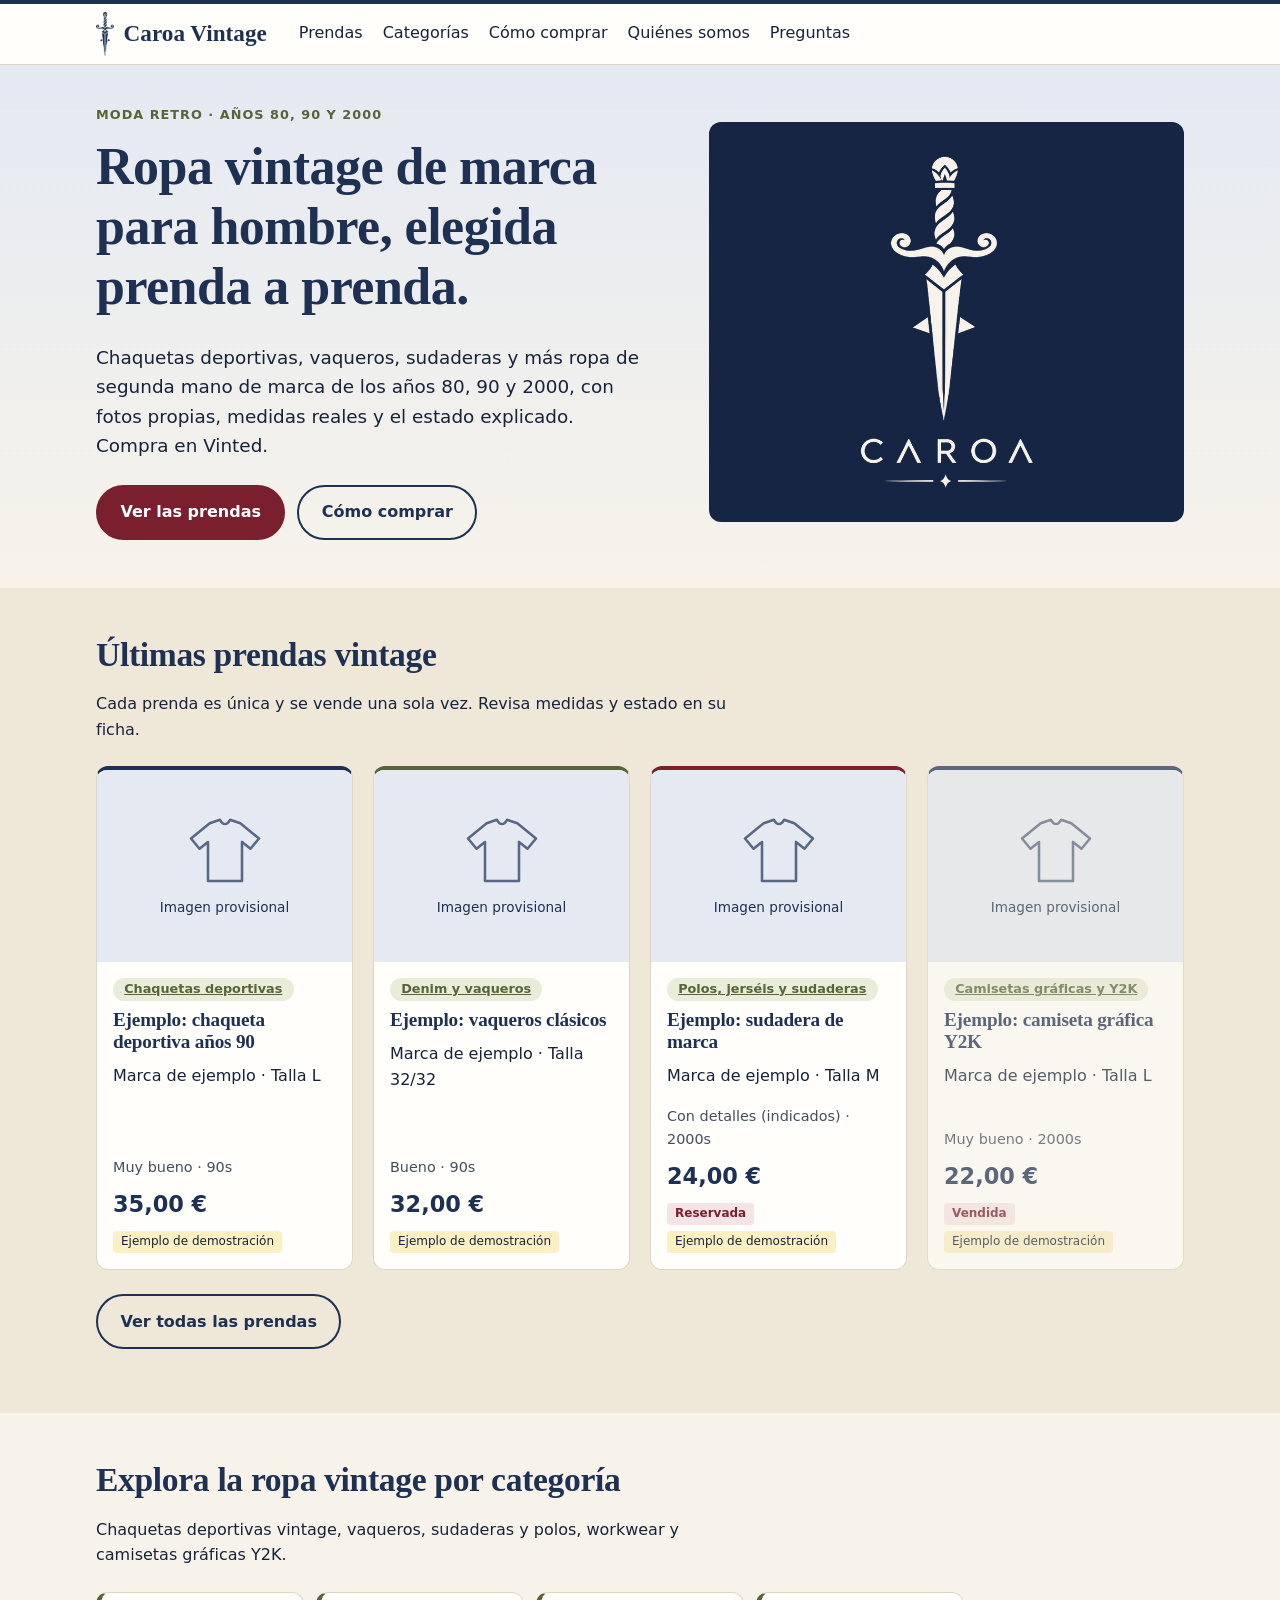
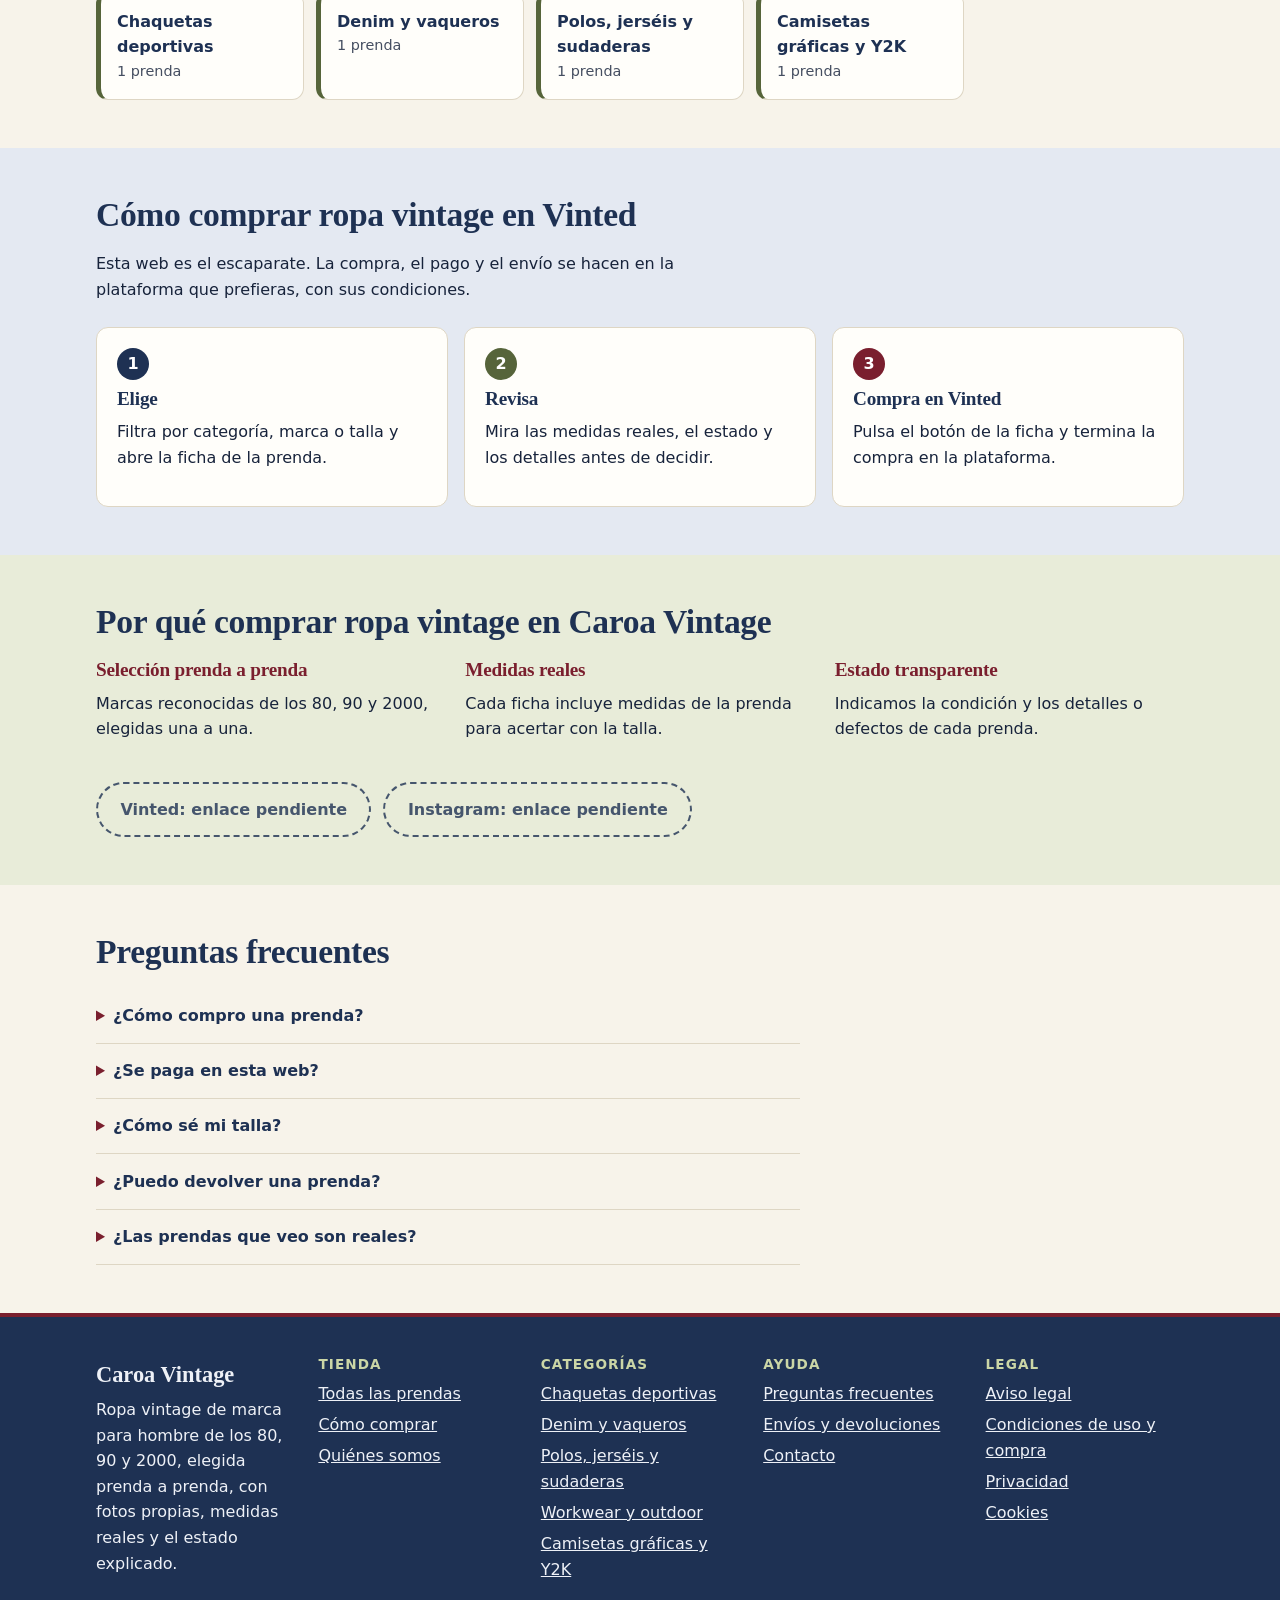
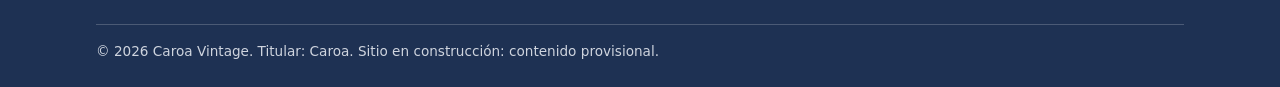
<file: index.html>
<!doctype html>
<html lang="es">
<head>
  <meta charset="utf-8">
  <meta name="viewport" content="width=device-width, initial-scale=1">
  <title>Caroa Vintage | Ropa vintage de marca para hombre</title>
  <meta name="description" content="Ropa vintage de marca para hombre de los 80, 90 y 2000: chaquetas deportivas, vaqueros y sudaderas con medidas reales y estado explicado. Compra en Vinted.">
  <meta name="robots" content="noindex, nofollow"><!-- QUITAR al lanzar la web -->
  <link rel="icon" href="assets/favicon.png" type="image/png">
  <link rel="apple-touch-icon" href="assets/apple-touch-icon.png">
  <link rel="stylesheet" href="src/css/base.css">
  <link rel="stylesheet" href="src/css/components.css">
  <script type="module" src="src/js/main.js"></script>
</head>
<body data-page="home">
  <a class="skip" href="#contenido">Saltar al contenido</a>
  <header class="cabecera" id="site-header"></header>

  <main id="contenido">
    <section class="hero" aria-labelledby="titulo-hero">
      <div class="wrap hero-grid">
        <div>
          <p class="eyebrow">Moda retro · años 80, 90 y 2000</p>
          <h1 id="titulo-hero">Ropa vintage de marca para hombre, elegida prenda a prenda.</h1>
          <p class="lead">Chaquetas deportivas, vaqueros, sudaderas y más ropa de segunda mano de marca de los años 80, 90 y 2000, con fotos propias, medidas reales y el estado explicado. Compra en Vinted.</p>
          <div class="acciones">
            <a class="btn btn-primario" href="catalogo.html">Ver las prendas</a>
            <a class="btn btn-sec" href="#como">Cómo comprar</a>
          </div>
        </div>
        <div class="hero-visual">
          <img src="assets/logo-caroa.png" alt="Logotipo de Caroa Vintage: una daga con el nombre Caroa" width="336" height="640">
        </div>
      </div>
    </section>

    <section class="seccion" id="prendas" aria-labelledby="titulo-prendas">
      <div class="wrap">
        <div class="seccion-cab">
          <h2 id="titulo-prendas">Últimas prendas vintage</h2>
          <p>Cada prenda es única y se vende una sola vez. Revisa medidas y estado en su ficha.</p>
        </div>
        <div class="rejilla" id="prendas-destacadas"><p class="vacio">Cargando prendas…</p></div>
        <p class="mas"><a class="btn btn-sec" href="catalogo.html">Ver todas las prendas</a></p>
      </div>
    </section>

    <section class="seccion" id="categorias" aria-labelledby="titulo-categorias">
      <div class="wrap">
        <div class="seccion-cab">
          <h2 id="titulo-categorias">Explora la ropa vintage por categoría</h2>
          <p>Chaquetas deportivas vintage, vaqueros, sudaderas y polos, workwear y camisetas gráficas Y2K.</p>
        </div>
        <div class="lista-enlaces" id="categorias-lista"><p class="vacio">Cargando categorías…</p></div>
      </div>
    </section>

    <section class="seccion" id="como" aria-labelledby="titulo-como">
      <div class="wrap">
        <div class="seccion-cab">
          <h2 id="titulo-como">Cómo comprar ropa vintage en Vinted</h2>
          <p>Esta web es el escaparate. La compra, el pago y el envío se hacen en la plataforma que prefieras, con sus condiciones.</p>
        </div>
        <ol class="pasos">
          <li><h3>Elige</h3><p>Filtra por categoría, marca o talla y abre la ficha de la prenda.</p></li>
          <li><h3>Revisa</h3><p>Mira las medidas reales, el estado y los detalles antes de decidir.</p></li>
          <li><h3>Compra en Vinted</h3><p>Pulsa el botón de la ficha y termina la compra en la plataforma.</p></li>
        </ol>
      </div>
    </section>

    <section class="seccion" id="ventajas" aria-labelledby="titulo-ventajas">
      <div class="wrap">
        <h2 id="titulo-ventajas">Por qué comprar ropa vintage en Caroa Vintage</h2>
        <div class="ventajas">
          <div><h3>Selección prenda a prenda</h3><p>Marcas reconocidas de los 80, 90 y 2000, elegidas una a una.</p></div>
          <div><h3>Medidas reales</h3><p>Cada ficha incluye medidas de la prenda para acertar con la talla.</p></div>
          <div><h3>Estado transparente</h3><p>Indicamos la condición y los detalles o defectos de cada prenda.</p></div>
        </div>
        <div class="acciones" id="plataformas-botones"></div>
      </div>
    </section>

    <section class="seccion" id="faq" aria-labelledby="titulo-faq">
      <div class="wrap">
        <h2 id="titulo-faq">Preguntas frecuentes</h2>
        <div class="faq">
          <details><summary>¿Cómo compro una prenda?</summary><p>Entra en su ficha y pulsa «Ver en Vinted». La compra, el pago y el envío se hacen en Vinted.</p></details>
          <details><summary>¿Se paga en esta web?</summary><p>No. Es un escaparate: no procesa pagos ni pedidos y no guarda datos de compra.</p></details>
          <details><summary>¿Cómo sé mi talla?</summary><p>Cada ficha incluye medidas reales. Compáralas con una prenda tuya que te quede bien: la talla de la etiqueta puede variar entre épocas y marcas.</p></details>
          <details><summary>¿Puedo devolver una prenda?</summary><p>Depende de la plataforma y del anuncio. Más información en <a href="info.html?p=envios-devoluciones">Envíos y devoluciones</a>.</p></details>
          <details><summary>¿Las prendas que veo son reales?</summary><p>Durante la construcción de la web, las prendas marcadas como ejemplo son de demostración y se sustituirán por prendas reales con fotos propias.</p></details>
        </div>
      </div>
    </section>
  </main>

  <footer class="pie" id="site-footer"></footer>
  <noscript><p class="wrap aviso">Esta web necesita JavaScript para mostrar las prendas.</p></noscript>
</body>
</html>
</file>
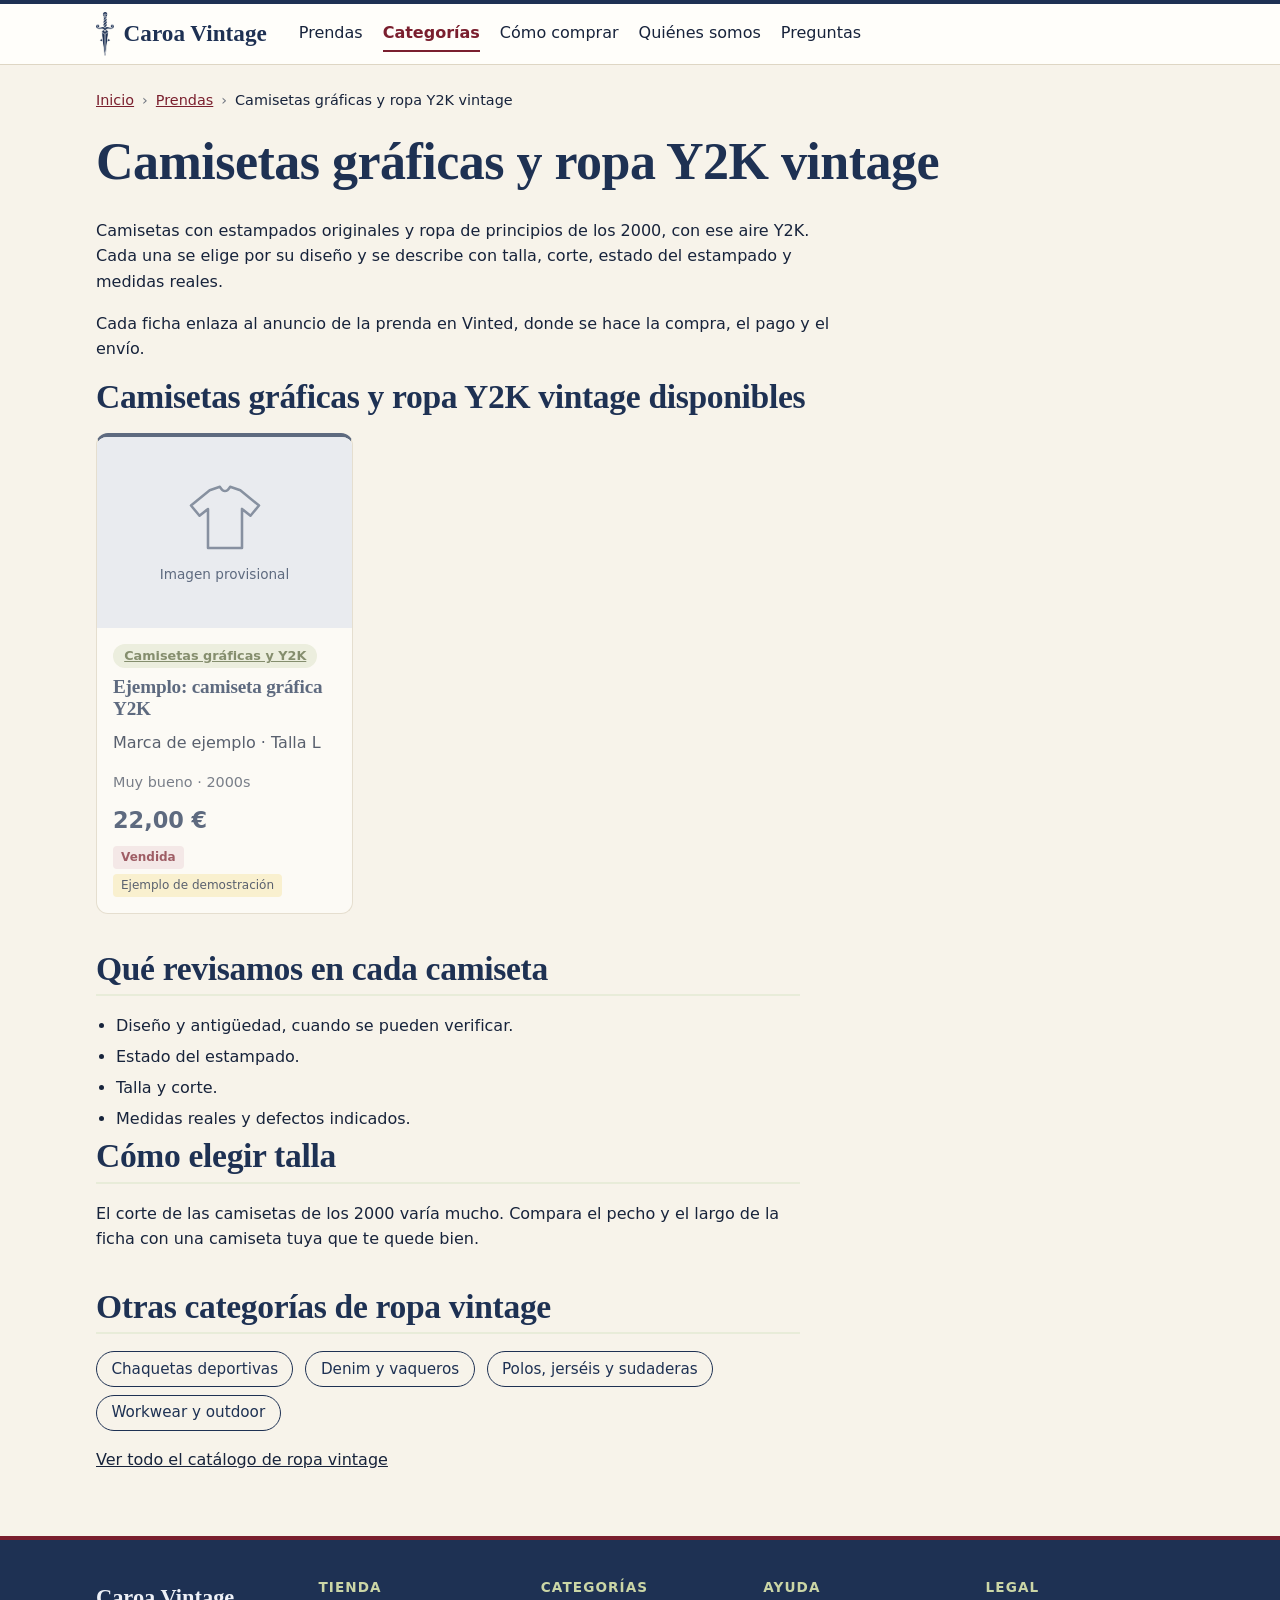
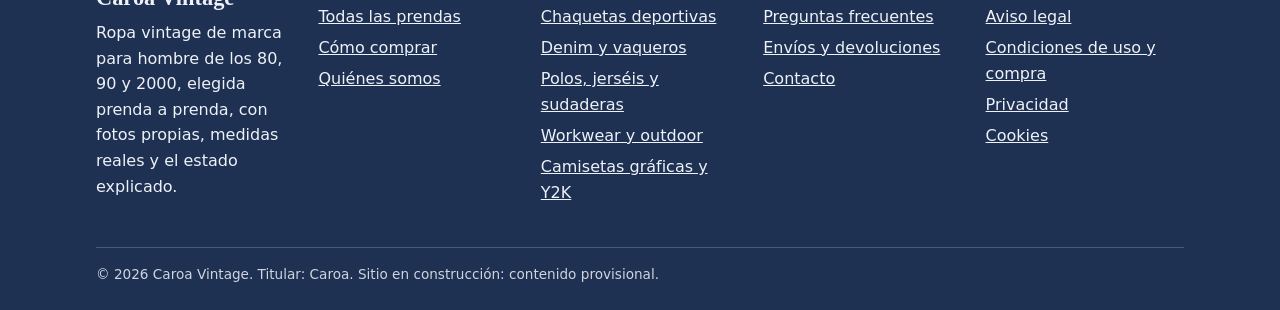
<file: camisetas-y2k-vintage.html>
<!doctype html>
<html lang="es">
<head>
  <meta charset="utf-8">
  <meta name="viewport" content="width=device-width, initial-scale=1">
  <title>Camisetas gráficas y ropa Y2K vintage | Caroa Vintage</title>
  <meta name="description" content="Camisetas gráficas vintage y ropa Y2K de principios de los 2000: estampados originales, talla y estado explicados. Compra en Vinted.">
  <meta name="robots" content="noindex, nofollow"><!-- QUITAR al lanzar la web -->
  <link rel="icon" href="assets/favicon.png" type="image/png">
  <link rel="apple-touch-icon" href="assets/apple-touch-icon.png">
  <link rel="stylesheet" href="src/css/base.css">
  <link rel="stylesheet" href="src/css/components.css">
  <link rel="stylesheet" href="src/css/paginas.css">
  <script type="module" src="src/js/main.js"></script>
</head>
<body data-page="categoria" data-categoria="camisetas-y2k">
  <a class="skip" href="#contenido">Saltar al contenido</a>
  <header class="cabecera" id="site-header"></header>
  <main id="contenido" class="pagina">
    <div class="wrap">
      <nav aria-label="Migas de pan"><ol class="migas"><li><a href="index.html">Inicio</a></li><li><a href="catalogo.html">Prendas</a></li><li aria-current="page">Camisetas gráficas y ropa Y2K vintage</li></ol></nav>
      <h1>Camisetas gráficas y ropa Y2K vintage</h1>
      <div class="texto-seo">
        <p>Camisetas con estampados originales y ropa de principios de los 2000, con ese aire Y2K. Cada una se elige por su diseño y se describe con talla, corte, estado del estampado y medidas reales.</p>
        <p>Cada ficha enlaza al anuncio de la prenda en Vinted, donde se hace la compra, el pago y el envío.</p>
      </div>
      <h2>Camisetas gráficas y ropa Y2K vintage disponibles</h2>
      <div class="rejilla" id="categoria-lista"><p class="vacio">Cargando prendas…</p></div>
      <section class="bloque">
        <h2>Qué revisamos en cada camiseta</h2>
        <ul class="revisamos">
          <li>Diseño y antigüedad, cuando se pueden verificar.</li><li>Estado del estampado.</li><li>Talla y corte.</li><li>Medidas reales y defectos indicados.</li>
        </ul>
        <h2>Cómo elegir talla</h2>
        <p>El corte de las camisetas de los 2000 varía mucho. Compara el pecho y el largo de la ficha con una camiseta tuya que te quede bien.</p>
      </section>
      <section class="bloque">
        <h2>Otras categorías de ropa vintage</h2>
        <ul class="enlaces-cat" id="otras-categorias"></ul>
        <p><a href="catalogo.html">Ver todo el catálogo de ropa vintage</a></p>
      </section>
    </div>
  </main>
  <footer class="pie" id="site-footer"></footer>
  <noscript><p class="wrap aviso">Esta web necesita JavaScript para mostrar las prendas.</p></noscript>
</body>
</html>
</file>
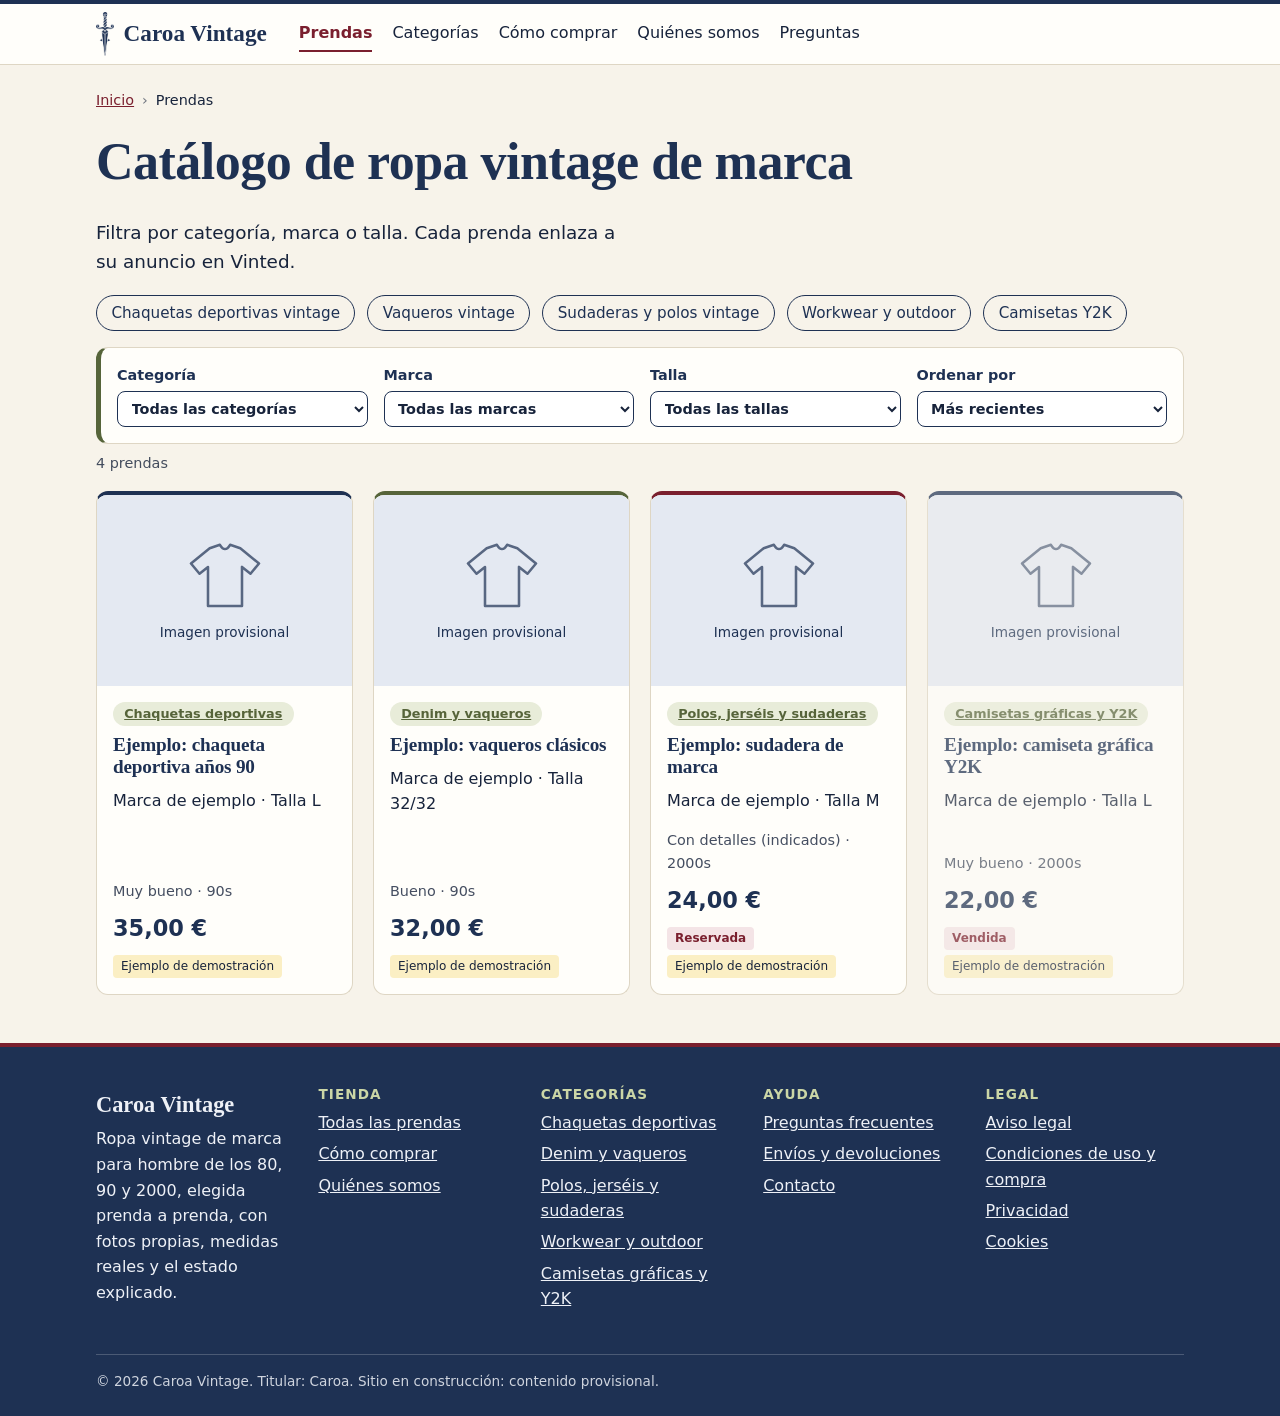
<file: catalogo.html>
<!doctype html>
<html lang="es">
<head>
  <meta charset="utf-8">
  <meta name="viewport" content="width=device-width, initial-scale=1">
  <title>Catálogo de ropa vintage de marca | Caroa Vintage</title>
  <meta name="description" content="Catálogo de ropa vintage de marca para hombre: chaquetas deportivas, vaqueros, sudaderas y más. Filtra por talla y marca y compra en Vinted.">
  <meta name="robots" content="noindex, nofollow"><!-- QUITAR al lanzar la web -->
  <link rel="icon" href="assets/favicon.png" type="image/png">
  <link rel="apple-touch-icon" href="assets/apple-touch-icon.png">
  <link rel="stylesheet" href="src/css/base.css">
  <link rel="stylesheet" href="src/css/components.css">
  <link rel="stylesheet" href="src/css/paginas.css">
  <script type="module" src="src/js/main.js"></script>
</head>
<body data-page="catalogo">
  <a class="skip" href="#contenido">Saltar al contenido</a>
  <header class="cabecera" id="site-header"></header>
  <main id="contenido" class="pagina">
    <div class="wrap">
      <nav aria-label="Migas de pan"><ol class="migas"><li><a href="index.html">Inicio</a></li><li aria-current="page">Prendas</li></ol></nav>
      <h1>Catálogo de ropa vintage de marca</h1>
      <p class="lead">Filtra por categoría, marca o talla. Cada prenda enlaza a su anuncio en Vinted.</p>
      <ul class="enlaces-cat" aria-label="Categorías">
        <li><a href="chaquetas-deportivas-vintage.html">Chaquetas deportivas vintage</a></li>
        <li><a href="vaqueros-vintage.html">Vaqueros vintage</a></li>
        <li><a href="sudaderas-y-polos-vintage.html">Sudaderas y polos vintage</a></li>
        <li><a href="workwear-y-outdoor-vintage.html">Workwear y outdoor</a></li>
        <li><a href="camisetas-y2k-vintage.html">Camisetas Y2K</a></li>
      </ul>
      <form class="filtros" id="filtros" aria-label="Filtros del catálogo">
        <label>Categoría <select name="categoria"></select></label>
        <label>Marca <select name="marca"></select></label>
        <label>Talla <select name="talla"></select></label>
        <label>Ordenar por <select name="orden"></select></label>
      </form>
      <p class="resultado" id="resultado" aria-live="polite"></p>
      <div class="rejilla" id="catalogo-lista"><p class="vacio">Cargando prendas…</p></div>
    </div>
  </main>
  <footer class="pie" id="site-footer"></footer>
  <noscript><p class="wrap aviso">Esta web necesita JavaScript para funcionar.</p></noscript>
</body>
</html>
</file>
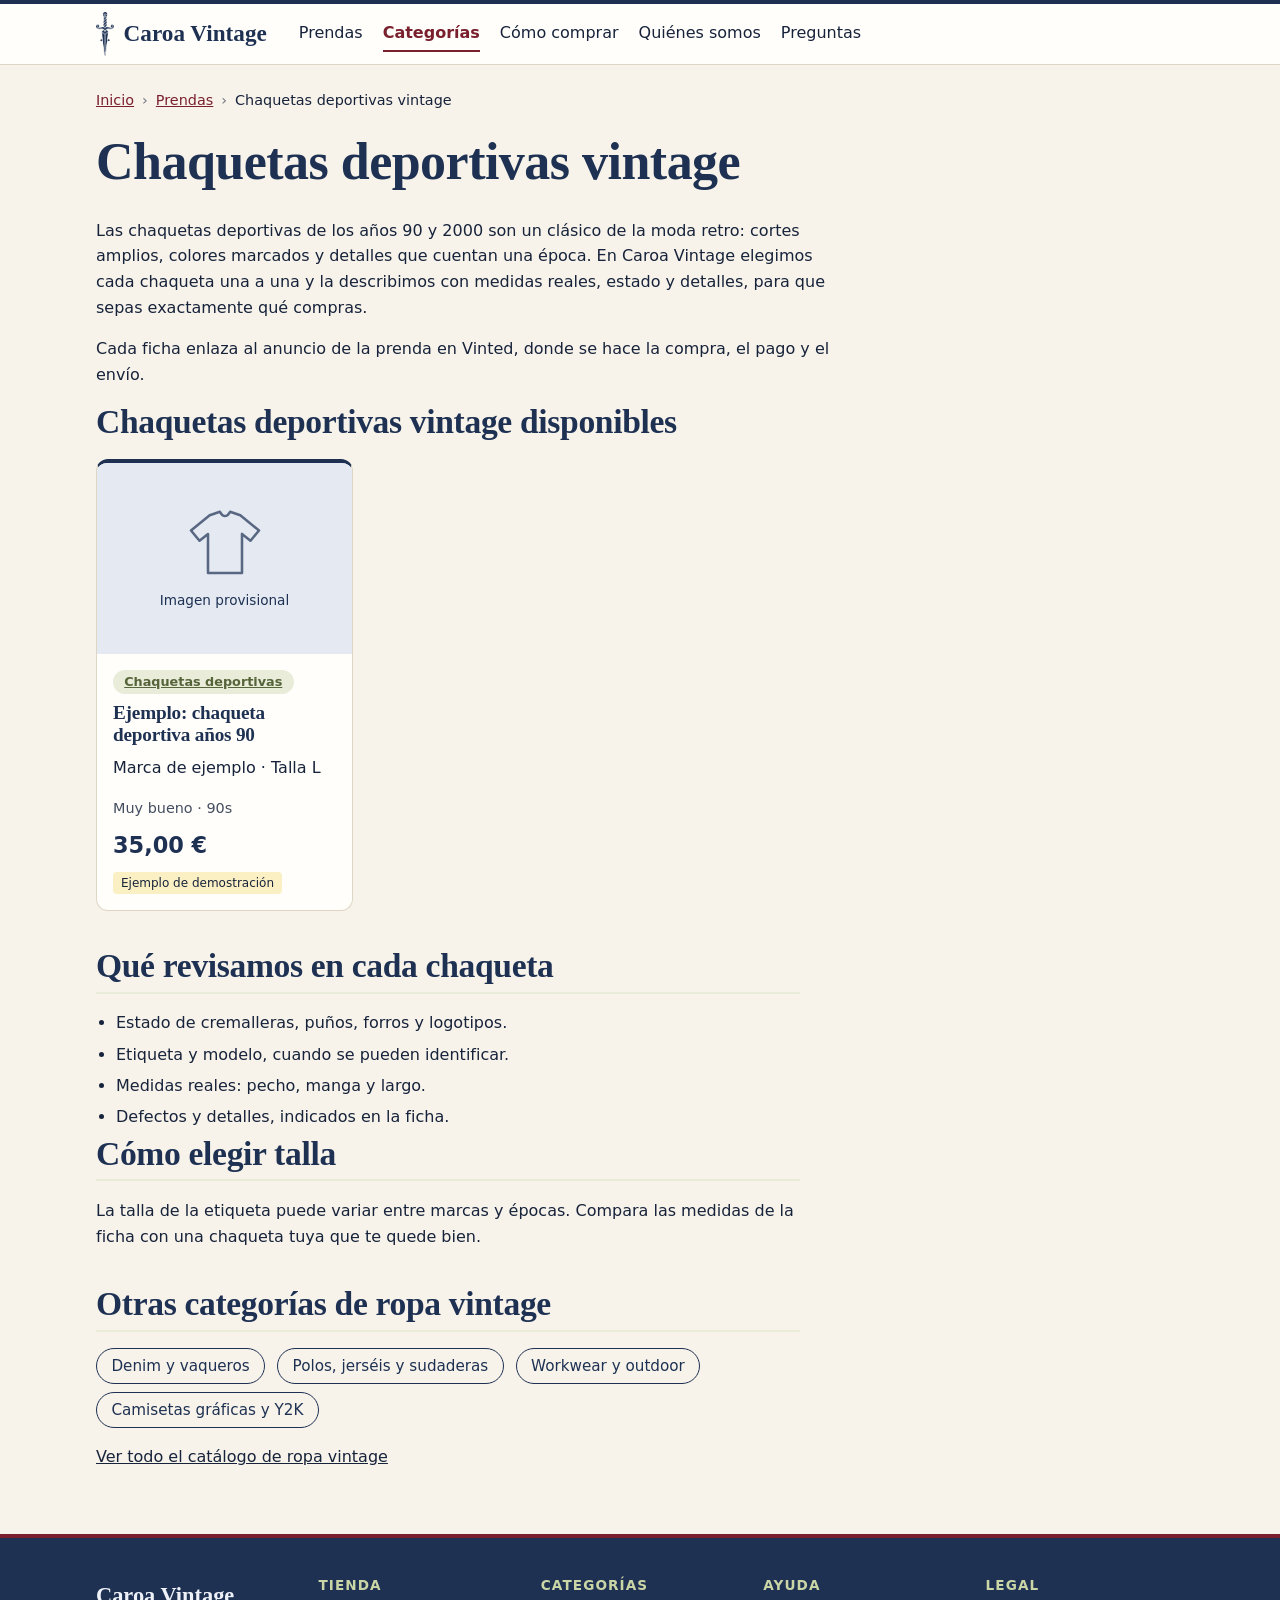
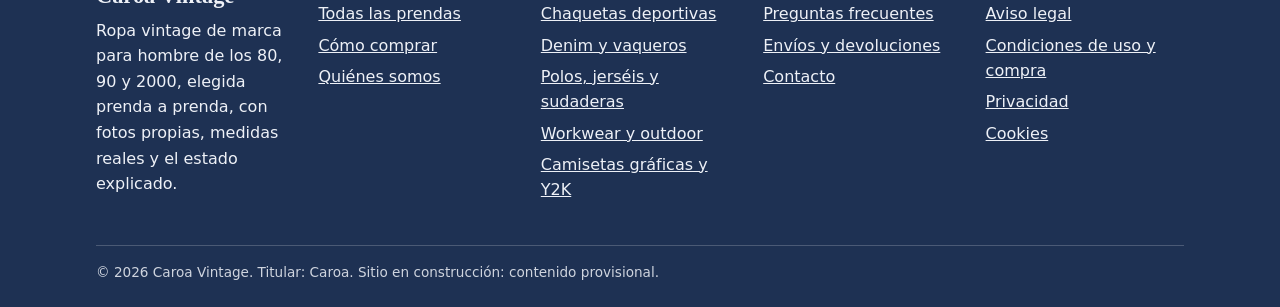
<file: chaquetas-deportivas-vintage.html>
<!doctype html>
<html lang="es">
<head>
  <meta charset="utf-8">
  <meta name="viewport" content="width=device-width, initial-scale=1">
  <title>Chaquetas deportivas vintage años 90 y 2000 | Caroa Vintage</title>
  <meta name="description" content="Chaquetas deportivas vintage de los años 90 y 2000 elegidas una a una: medidas reales, estado explicado y compra en Vinted. Mira las disponibles.">
  <meta name="robots" content="noindex, nofollow"><!-- QUITAR al lanzar la web -->
  <link rel="icon" href="assets/favicon.png" type="image/png">
  <link rel="apple-touch-icon" href="assets/apple-touch-icon.png">
  <link rel="stylesheet" href="src/css/base.css">
  <link rel="stylesheet" href="src/css/components.css">
  <link rel="stylesheet" href="src/css/paginas.css">
  <script type="module" src="src/js/main.js"></script>
</head>
<body data-page="categoria" data-categoria="chaquetas-deportivas">
  <a class="skip" href="#contenido">Saltar al contenido</a>
  <header class="cabecera" id="site-header"></header>
  <main id="contenido" class="pagina">
    <div class="wrap">
      <nav aria-label="Migas de pan"><ol class="migas"><li><a href="index.html">Inicio</a></li><li><a href="catalogo.html">Prendas</a></li><li aria-current="page">Chaquetas deportivas vintage</li></ol></nav>
      <h1>Chaquetas deportivas vintage</h1>
      <div class="texto-seo">
        <p>Las chaquetas deportivas de los años 90 y 2000 son un clásico de la moda retro: cortes amplios, colores marcados y detalles que cuentan una época. En Caroa Vintage elegimos cada chaqueta una a una y la describimos con medidas reales, estado y detalles, para que sepas exactamente qué compras.</p>
        <p>Cada ficha enlaza al anuncio de la prenda en Vinted, donde se hace la compra, el pago y el envío.</p>
      </div>
      <h2>Chaquetas deportivas vintage disponibles</h2>
      <div class="rejilla" id="categoria-lista"><p class="vacio">Cargando prendas…</p></div>
      <section class="bloque">
        <h2>Qué revisamos en cada chaqueta</h2>
        <ul class="revisamos">
          <li>Estado de cremalleras, puños, forros y logotipos.</li><li>Etiqueta y modelo, cuando se pueden identificar.</li><li>Medidas reales: pecho, manga y largo.</li><li>Defectos y detalles, indicados en la ficha.</li>
        </ul>
        <h2>Cómo elegir talla</h2>
        <p>La talla de la etiqueta puede variar entre marcas y épocas. Compara las medidas de la ficha con una chaqueta tuya que te quede bien.</p>
      </section>
      <section class="bloque">
        <h2>Otras categorías de ropa vintage</h2>
        <ul class="enlaces-cat" id="otras-categorias"></ul>
        <p><a href="catalogo.html">Ver todo el catálogo de ropa vintage</a></p>
      </section>
    </div>
  </main>
  <footer class="pie" id="site-footer"></footer>
  <noscript><p class="wrap aviso">Esta web necesita JavaScript para mostrar las prendas.</p></noscript>
</body>
</html>
</file>
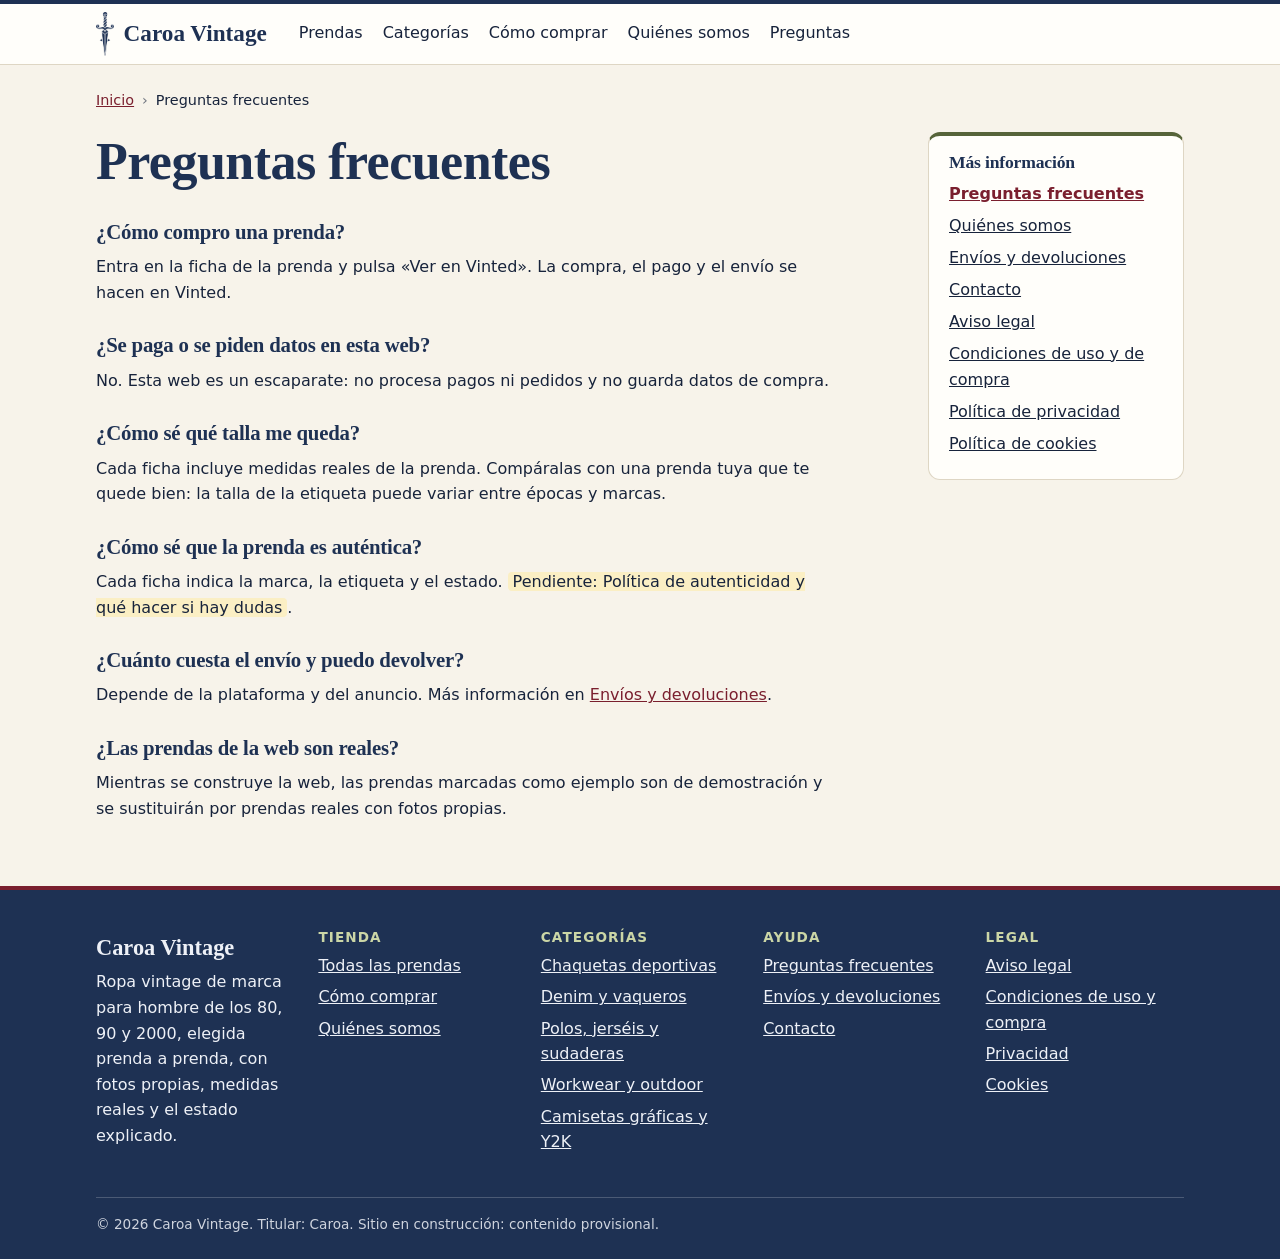
<file: info.html>
<!doctype html>
<html lang="es">
<head>
  <meta charset="utf-8">
  <meta name="viewport" content="width=device-width, initial-scale=1">
  <title>Información · Caroa Vintage</title>
  <meta name="description" content="Preguntas frecuentes, envíos y devoluciones, contacto y condiciones legales.">
  <meta name="robots" content="noindex, nofollow"><!-- QUITAR al lanzar la web -->
  <link rel="icon" href="assets/favicon.png" type="image/png">
  <link rel="apple-touch-icon" href="assets/apple-touch-icon.png">
  <link rel="stylesheet" href="src/css/base.css">
  <link rel="stylesheet" href="src/css/components.css">
  <link rel="stylesheet" href="src/css/paginas.css">
  <script type="module" src="src/js/main.js"></script>
</head>
<body data-page="info">
  <a class="skip" href="#contenido">Saltar al contenido</a>
  <header class="cabecera" id="site-header"></header>
  <main id="contenido" class="pagina">
    <div class="wrap" id="info-contenido"><p class="vacio">Cargando…</p></div>
  </main>
  <footer class="pie" id="site-footer"></footer>
  <noscript><p class="wrap aviso">Esta web necesita JavaScript para funcionar.</p></noscript>
</body>
</html>
</file>
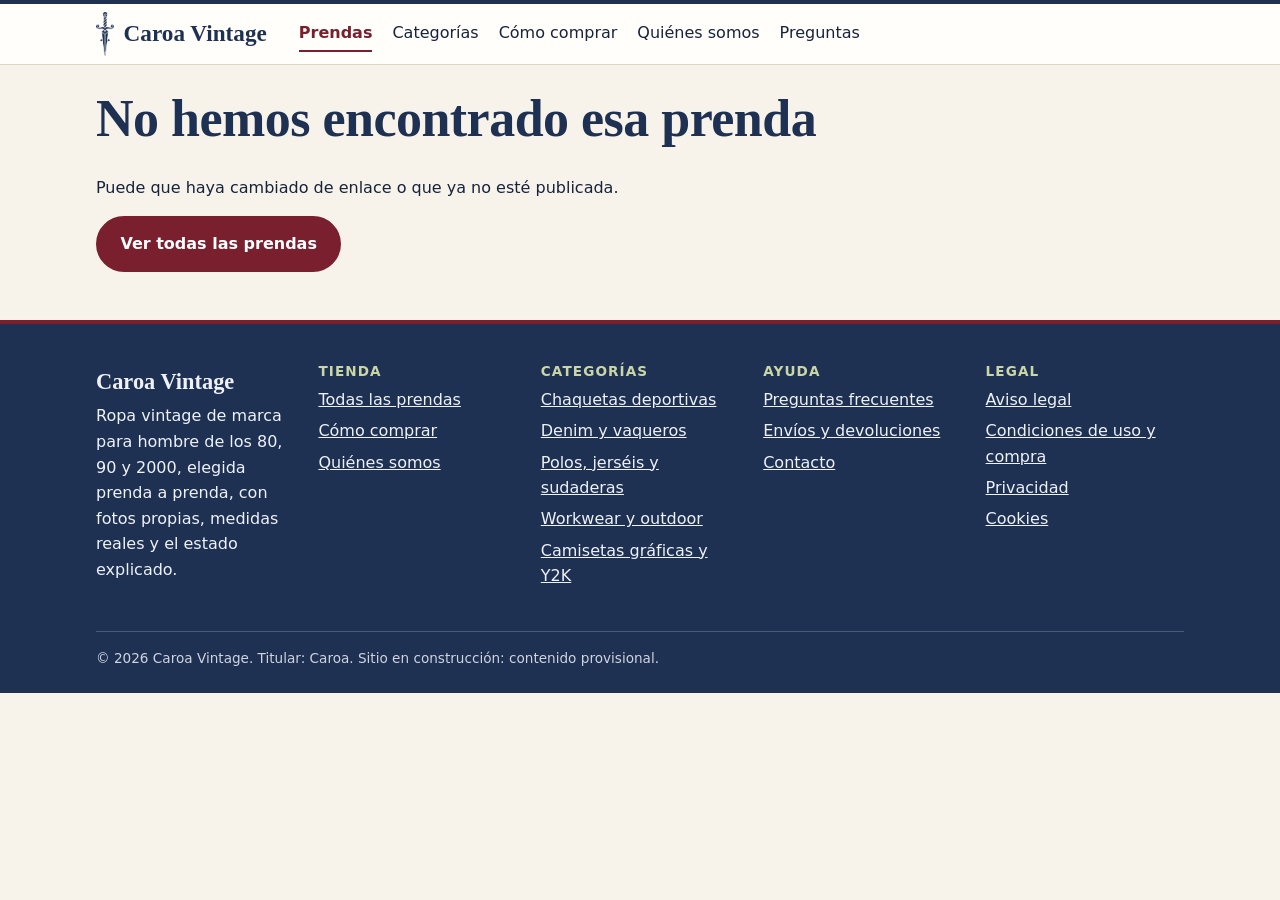
<file: prenda.html>
<!doctype html>
<html lang="es">
<head>
  <meta charset="utf-8">
  <meta name="viewport" content="width=device-width, initial-scale=1">
  <title>Prenda vintage · Caroa Vintage</title>
  <meta name="description" content="Ficha de prenda vintage de marca: medidas reales, estado explicado y enlace a su anuncio en Vinted.">
  <meta name="robots" content="noindex, nofollow"><!-- QUITAR al lanzar la web -->
  <link rel="icon" href="assets/favicon.png" type="image/png">
  <link rel="apple-touch-icon" href="assets/apple-touch-icon.png">
  <link rel="stylesheet" href="src/css/base.css">
  <link rel="stylesheet" href="src/css/components.css">
  <link rel="stylesheet" href="src/css/paginas.css">
  <script type="module" src="src/js/main.js"></script>
</head>
<body data-page="prenda">
  <a class="skip" href="#contenido">Saltar al contenido</a>
  <header class="cabecera" id="site-header"></header>
  <main id="contenido" class="pagina">
    <div class="wrap" id="prenda-contenido"><p class="vacio">Cargando prenda…</p></div>
  </main>
  <footer class="pie" id="site-footer"></footer>
  <noscript><p class="wrap aviso">Esta web necesita JavaScript para funcionar.</p></noscript>
</body>
</html>
</file>
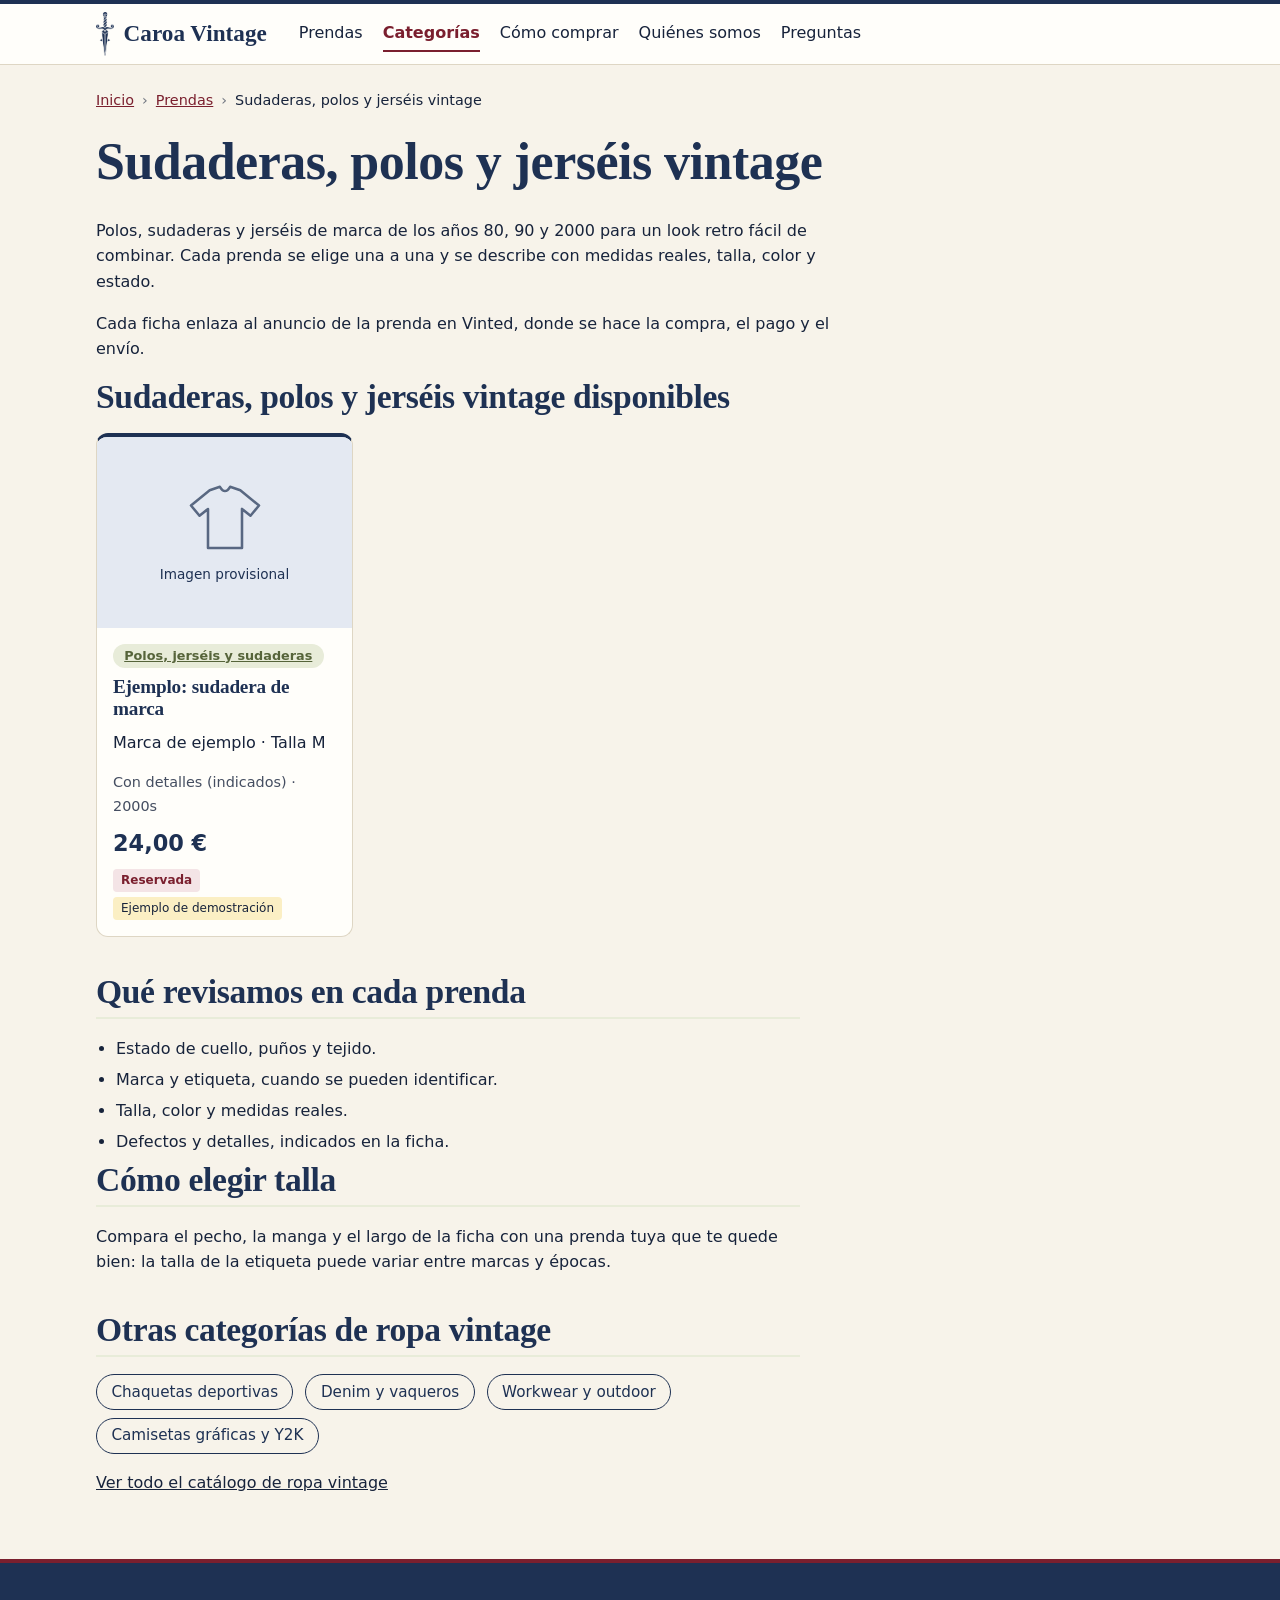
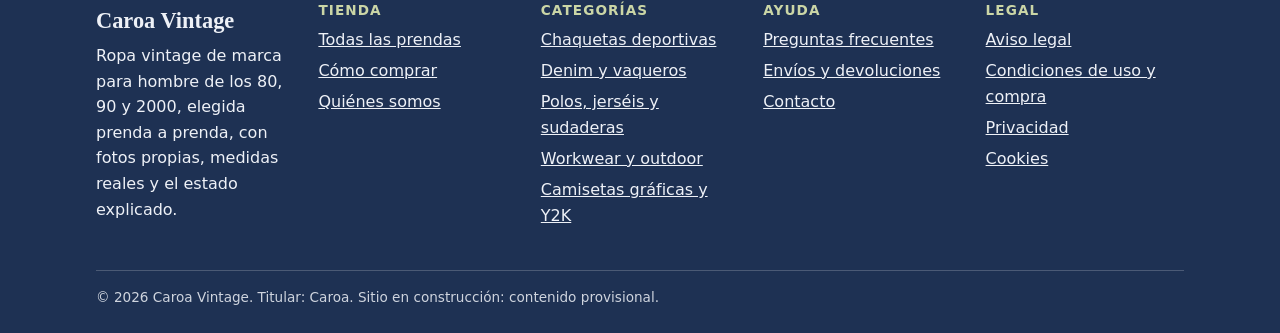
<file: sudaderas-y-polos-vintage.html>
<!doctype html>
<html lang="es">
<head>
  <meta charset="utf-8">
  <meta name="viewport" content="width=device-width, initial-scale=1">
  <title>Sudaderas, polos y jerséis vintage de marca | Caroa Vintage</title>
  <meta name="description" content="Sudaderas, polos y jerséis vintage de marca de los años 80, 90 y 2000: medidas reales, estado de cuello y puños explicado y compra en Vinted.">
  <meta name="robots" content="noindex, nofollow"><!-- QUITAR al lanzar la web -->
  <link rel="icon" href="assets/favicon.png" type="image/png">
  <link rel="apple-touch-icon" href="assets/apple-touch-icon.png">
  <link rel="stylesheet" href="src/css/base.css">
  <link rel="stylesheet" href="src/css/components.css">
  <link rel="stylesheet" href="src/css/paginas.css">
  <script type="module" src="src/js/main.js"></script>
</head>
<body data-page="categoria" data-categoria="polos-jerseis">
  <a class="skip" href="#contenido">Saltar al contenido</a>
  <header class="cabecera" id="site-header"></header>
  <main id="contenido" class="pagina">
    <div class="wrap">
      <nav aria-label="Migas de pan"><ol class="migas"><li><a href="index.html">Inicio</a></li><li><a href="catalogo.html">Prendas</a></li><li aria-current="page">Sudaderas, polos y jerséis vintage</li></ol></nav>
      <h1>Sudaderas, polos y jerséis vintage</h1>
      <div class="texto-seo">
        <p>Polos, sudaderas y jerséis de marca de los años 80, 90 y 2000 para un look retro fácil de combinar. Cada prenda se elige una a una y se describe con medidas reales, talla, color y estado.</p>
        <p>Cada ficha enlaza al anuncio de la prenda en Vinted, donde se hace la compra, el pago y el envío.</p>
      </div>
      <h2>Sudaderas, polos y jerséis vintage disponibles</h2>
      <div class="rejilla" id="categoria-lista"><p class="vacio">Cargando prendas…</p></div>
      <section class="bloque">
        <h2>Qué revisamos en cada prenda</h2>
        <ul class="revisamos">
          <li>Estado de cuello, puños y tejido.</li><li>Marca y etiqueta, cuando se pueden identificar.</li><li>Talla, color y medidas reales.</li><li>Defectos y detalles, indicados en la ficha.</li>
        </ul>
        <h2>Cómo elegir talla</h2>
        <p>Compara el pecho, la manga y el largo de la ficha con una prenda tuya que te quede bien: la talla de la etiqueta puede variar entre marcas y épocas.</p>
      </section>
      <section class="bloque">
        <h2>Otras categorías de ropa vintage</h2>
        <ul class="enlaces-cat" id="otras-categorias"></ul>
        <p><a href="catalogo.html">Ver todo el catálogo de ropa vintage</a></p>
      </section>
    </div>
  </main>
  <footer class="pie" id="site-footer"></footer>
  <noscript><p class="wrap aviso">Esta web necesita JavaScript para mostrar las prendas.</p></noscript>
</body>
</html>
</file>
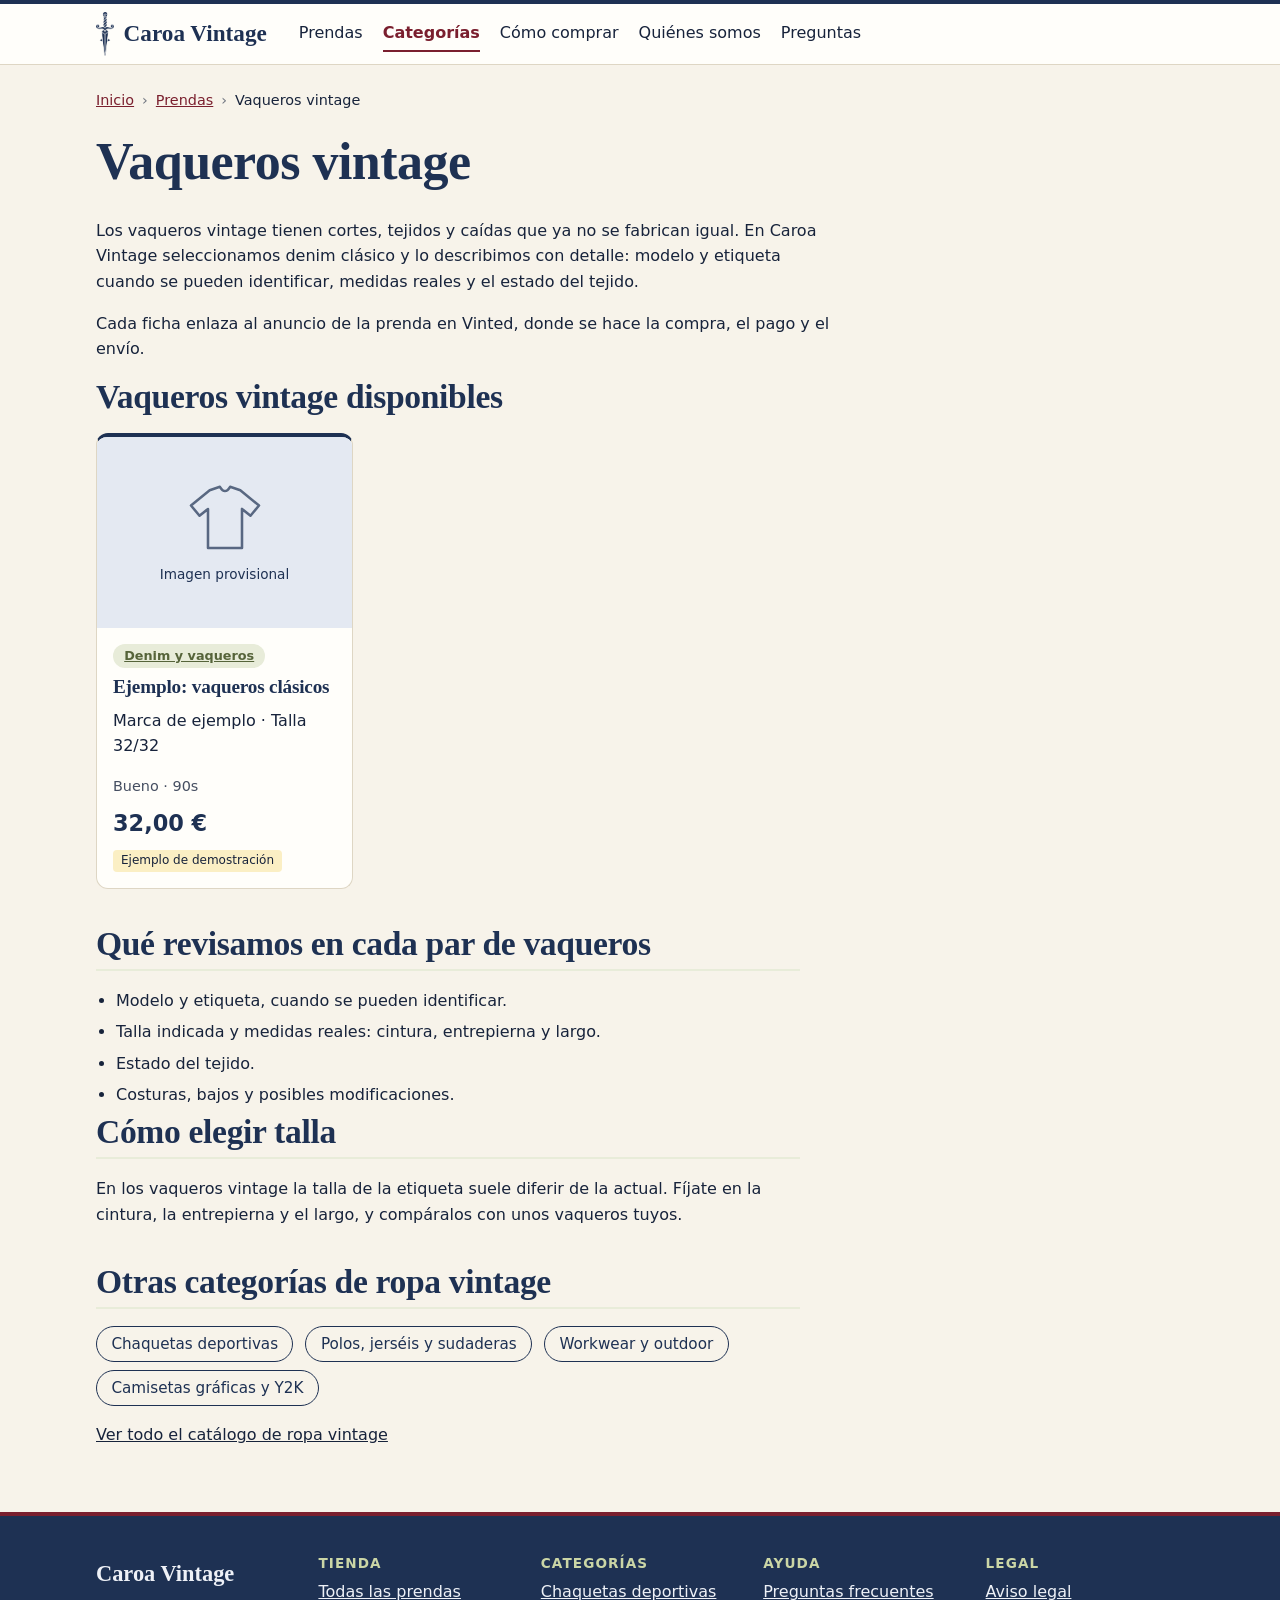
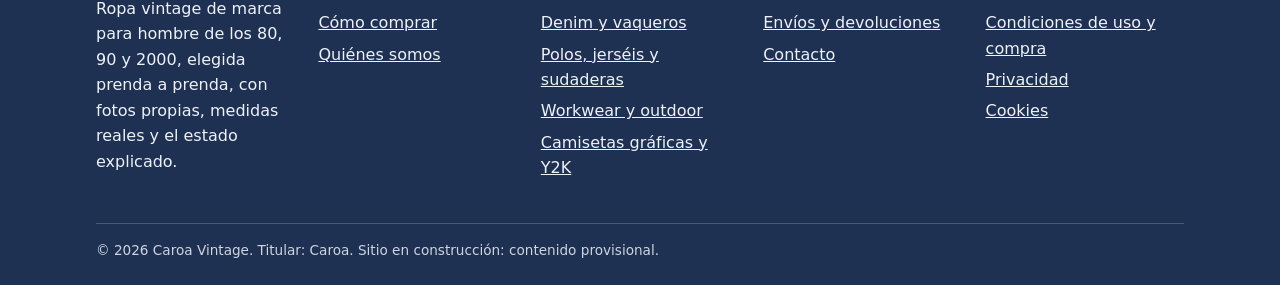
<file: vaqueros-vintage.html>
<!doctype html>
<html lang="es">
<head>
  <meta charset="utf-8">
  <meta name="viewport" content="width=device-width, initial-scale=1">
  <title>Vaqueros vintage de hombre: denim clásico | Caroa Vintage</title>
  <meta name="description" content="Vaqueros vintage de hombre y denim clásico elegidos uno a uno: medidas reales de cintura y entrepierna, estado explicado y compra en Vinted.">
  <meta name="robots" content="noindex, nofollow"><!-- QUITAR al lanzar la web -->
  <link rel="icon" href="assets/favicon.png" type="image/png">
  <link rel="apple-touch-icon" href="assets/apple-touch-icon.png">
  <link rel="stylesheet" href="src/css/base.css">
  <link rel="stylesheet" href="src/css/components.css">
  <link rel="stylesheet" href="src/css/paginas.css">
  <script type="module" src="src/js/main.js"></script>
</head>
<body data-page="categoria" data-categoria="denim">
  <a class="skip" href="#contenido">Saltar al contenido</a>
  <header class="cabecera" id="site-header"></header>
  <main id="contenido" class="pagina">
    <div class="wrap">
      <nav aria-label="Migas de pan"><ol class="migas"><li><a href="index.html">Inicio</a></li><li><a href="catalogo.html">Prendas</a></li><li aria-current="page">Vaqueros vintage</li></ol></nav>
      <h1>Vaqueros vintage</h1>
      <div class="texto-seo">
        <p>Los vaqueros vintage tienen cortes, tejidos y caídas que ya no se fabrican igual. En Caroa Vintage seleccionamos denim clásico y lo describimos con detalle: modelo y etiqueta cuando se pueden identificar, medidas reales y el estado del tejido.</p>
        <p>Cada ficha enlaza al anuncio de la prenda en Vinted, donde se hace la compra, el pago y el envío.</p>
      </div>
      <h2>Vaqueros vintage disponibles</h2>
      <div class="rejilla" id="categoria-lista"><p class="vacio">Cargando prendas…</p></div>
      <section class="bloque">
        <h2>Qué revisamos en cada par de vaqueros</h2>
        <ul class="revisamos">
          <li>Modelo y etiqueta, cuando se pueden identificar.</li><li>Talla indicada y medidas reales: cintura, entrepierna y largo.</li><li>Estado del tejido.</li><li>Costuras, bajos y posibles modificaciones.</li>
        </ul>
        <h2>Cómo elegir talla</h2>
        <p>En los vaqueros vintage la talla de la etiqueta suele diferir de la actual. Fíjate en la cintura, la entrepierna y el largo, y compáralos con unos vaqueros tuyos.</p>
      </section>
      <section class="bloque">
        <h2>Otras categorías de ropa vintage</h2>
        <ul class="enlaces-cat" id="otras-categorias"></ul>
        <p><a href="catalogo.html">Ver todo el catálogo de ropa vintage</a></p>
      </section>
    </div>
  </main>
  <footer class="pie" id="site-footer"></footer>
  <noscript><p class="wrap aviso">Esta web necesita JavaScript para mostrar las prendas.</p></noscript>
</body>
</html>
</file>
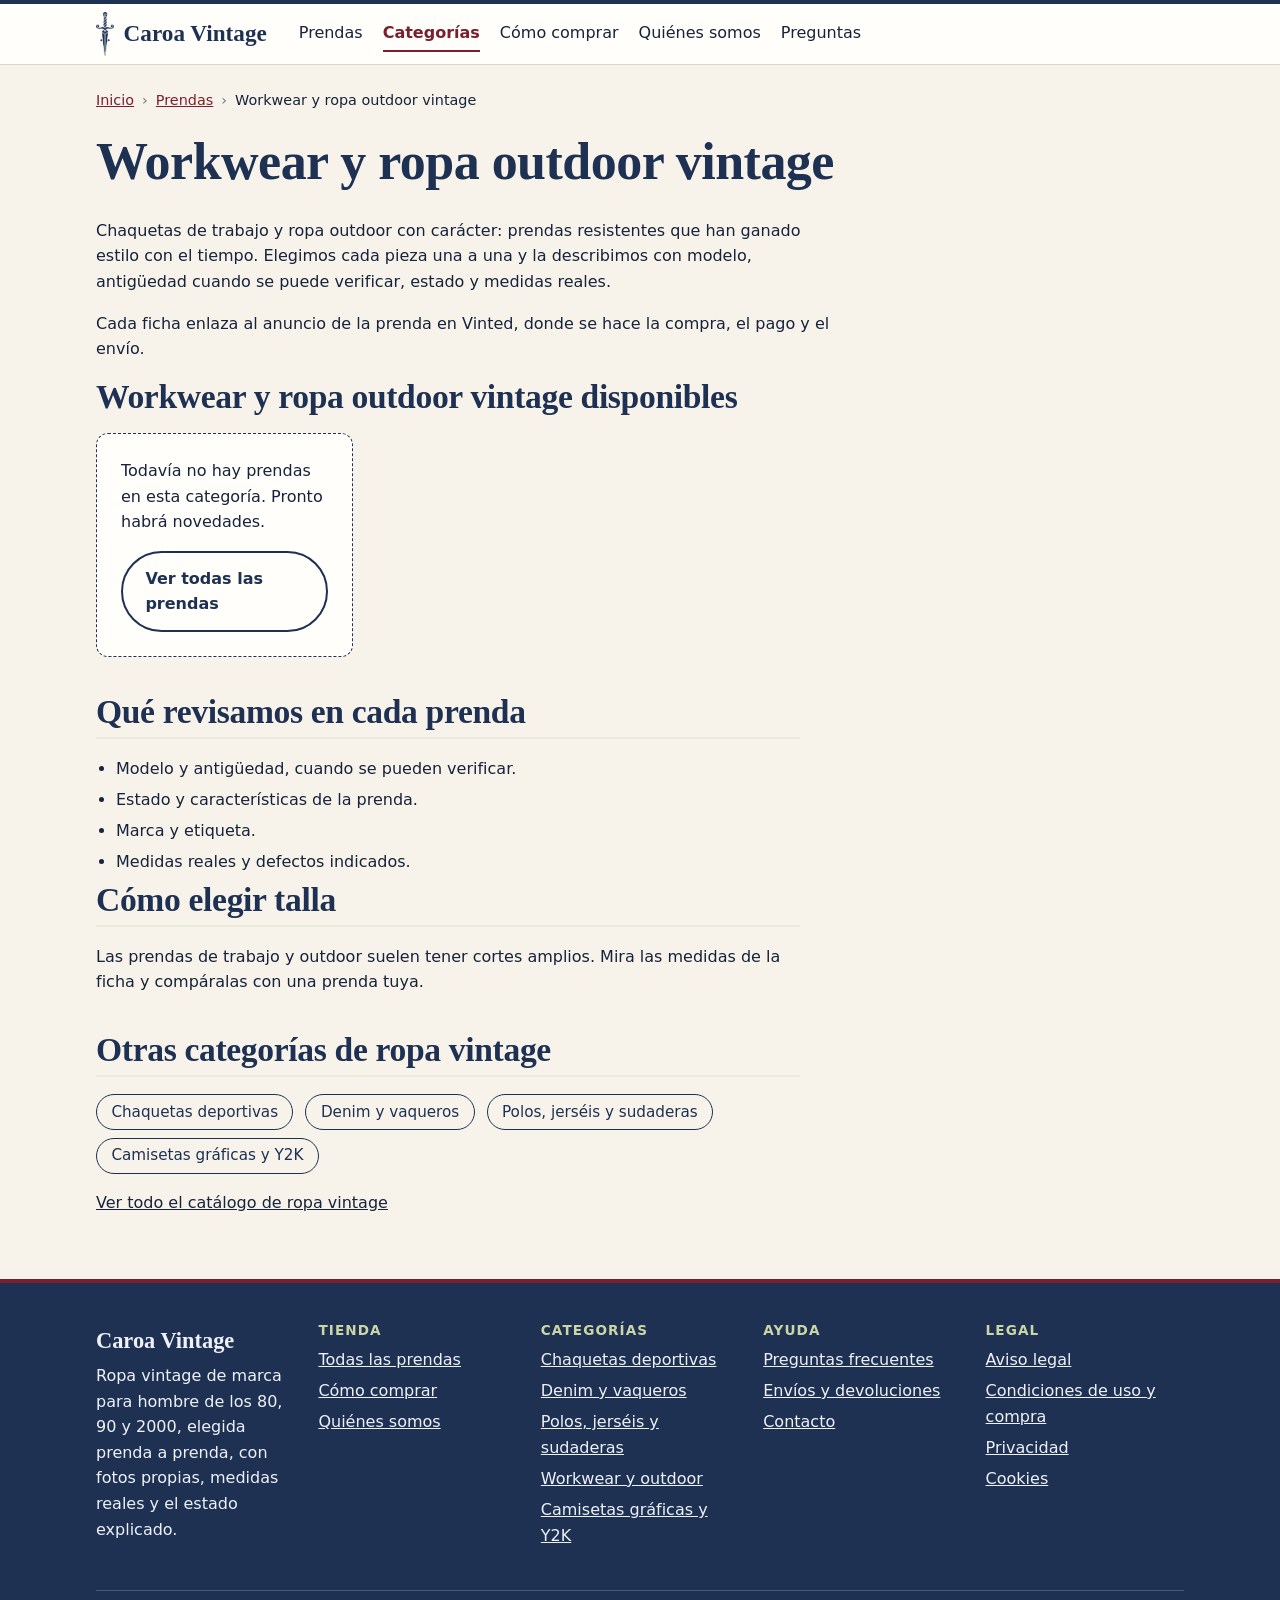
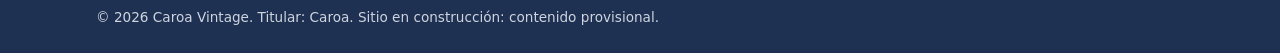
<file: workwear-y-outdoor-vintage.html>
<!doctype html>
<html lang="es">
<head>
  <meta charset="utf-8">
  <meta name="viewport" content="width=device-width, initial-scale=1">
  <title>Workwear y ropa outdoor vintage | Caroa Vintage</title>
  <meta name="description" content="Chaquetas de trabajo (workwear) y ropa outdoor vintage elegidas una a una: modelo, estado y medidas reales explicados. Compra en Vinted.">
  <meta name="robots" content="noindex, nofollow"><!-- QUITAR al lanzar la web -->
  <link rel="icon" href="assets/favicon.png" type="image/png">
  <link rel="apple-touch-icon" href="assets/apple-touch-icon.png">
  <link rel="stylesheet" href="src/css/base.css">
  <link rel="stylesheet" href="src/css/components.css">
  <link rel="stylesheet" href="src/css/paginas.css">
  <script type="module" src="src/js/main.js"></script>
</head>
<body data-page="categoria" data-categoria="workwear">
  <a class="skip" href="#contenido">Saltar al contenido</a>
  <header class="cabecera" id="site-header"></header>
  <main id="contenido" class="pagina">
    <div class="wrap">
      <nav aria-label="Migas de pan"><ol class="migas"><li><a href="index.html">Inicio</a></li><li><a href="catalogo.html">Prendas</a></li><li aria-current="page">Workwear y ropa outdoor vintage</li></ol></nav>
      <h1>Workwear y ropa outdoor vintage</h1>
      <div class="texto-seo">
        <p>Chaquetas de trabajo y ropa outdoor con carácter: prendas resistentes que han ganado estilo con el tiempo. Elegimos cada pieza una a una y la describimos con modelo, antigüedad cuando se puede verificar, estado y medidas reales.</p>
        <p>Cada ficha enlaza al anuncio de la prenda en Vinted, donde se hace la compra, el pago y el envío.</p>
      </div>
      <h2>Workwear y ropa outdoor vintage disponibles</h2>
      <div class="rejilla" id="categoria-lista"><p class="vacio">Cargando prendas…</p></div>
      <section class="bloque">
        <h2>Qué revisamos en cada prenda</h2>
        <ul class="revisamos">
          <li>Modelo y antigüedad, cuando se pueden verificar.</li><li>Estado y características de la prenda.</li><li>Marca y etiqueta.</li><li>Medidas reales y defectos indicados.</li>
        </ul>
        <h2>Cómo elegir talla</h2>
        <p>Las prendas de trabajo y outdoor suelen tener cortes amplios. Mira las medidas de la ficha y compáralas con una prenda tuya.</p>
      </section>
      <section class="bloque">
        <h2>Otras categorías de ropa vintage</h2>
        <ul class="enlaces-cat" id="otras-categorias"></ul>
        <p><a href="catalogo.html">Ver todo el catálogo de ropa vintage</a></p>
      </section>
    </div>
  </main>
  <footer class="pie" id="site-footer"></footer>
  <noscript><p class="wrap aviso">Esta web necesita JavaScript para mostrar las prendas.</p></noscript>
</body>
</html>
</file>
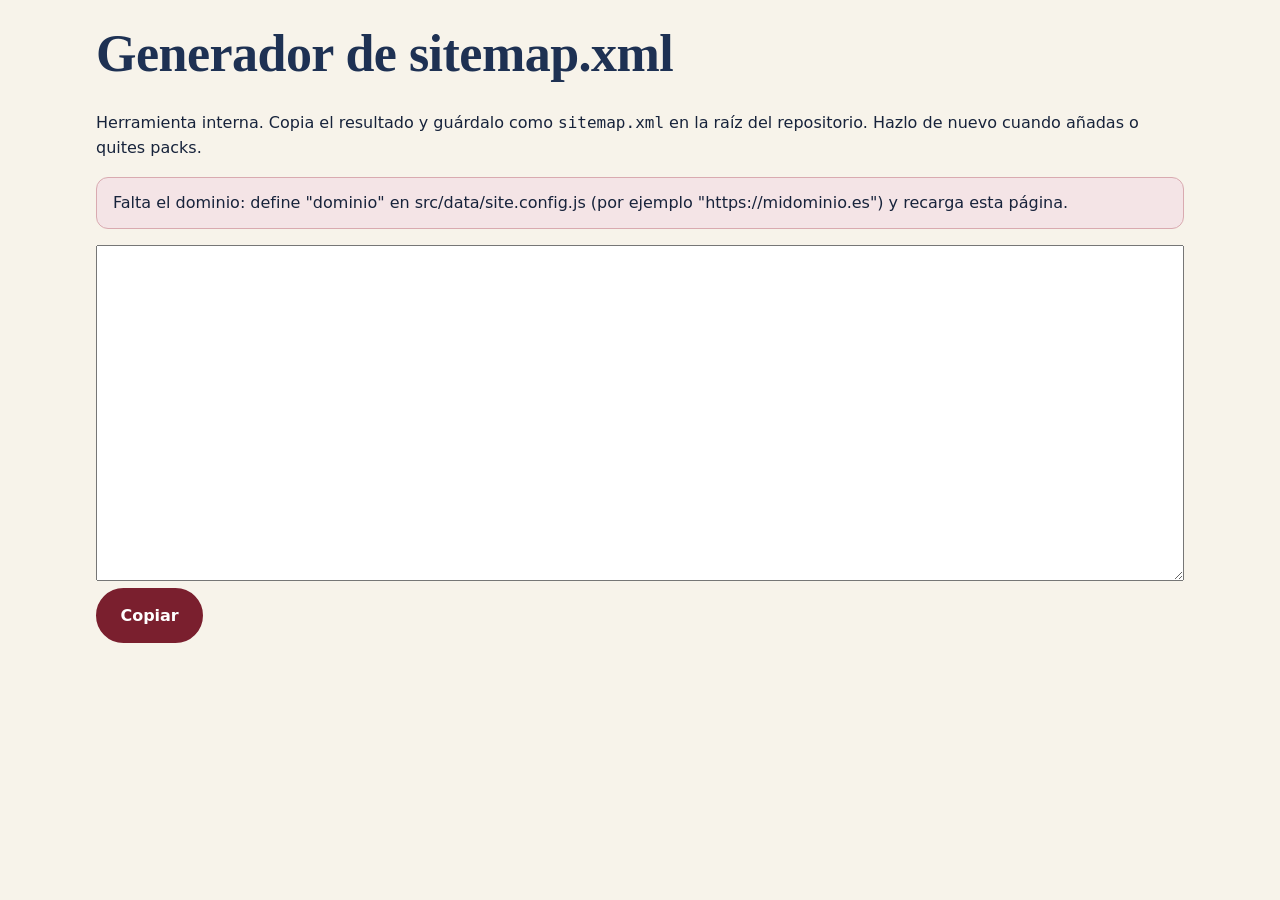
<file: herramientas/sitemap.html>
<!doctype html>
<html lang="es">
<head>
  <meta charset="utf-8">
  <meta name="viewport" content="width=device-width, initial-scale=1">
  <title>Generador de sitemap.xml</title>
  <meta name="robots" content="noindex, nofollow">
  <link rel="stylesheet" href="../src/css/base.css">
  <link rel="stylesheet" href="../src/css/components.css">
  <link rel="stylesheet" href="../src/css/paginas.css">
</head>
<body>
  <main class="pagina">
    <div class="wrap">
      <h1>Generador de sitemap.xml</h1>
      <p>Herramienta interna. Copia el resultado y guárdalo como <code>sitemap.xml</code> en la raíz del repositorio. Hazlo de nuevo cuando añadas o quites packs.</p>
      <p id="estado" class="aviso" role="status"></p>
      <textarea id="salida" rows="22" readonly style="width:100%;font-family:monospace"></textarea>
      <p><button class="btn btn-primario" type="button" id="copiar">Copiar</button></p>
    </div>
  </main>
  <script type="module">
    import { SITE } from '../src/data/site.config.js';
    import { PRODUCTS, CATEGORIA_URL } from '../src/data/products.js';
    import { INFO } from '../src/data/info-pages.js';

    const estado = document.getElementById('estado');
    const salida = document.getElementById('salida');
    const esc = (s) => s.replace(/&/g, '&amp;').replace(/</g, '&lt;');

    if (!SITE.dominio) {
      estado.textContent = 'Falta el dominio: define "dominio" en src/data/site.config.js (por ejemplo "https://midominio.es") y recarga esta página.';
    } else {
      const base = SITE.dominio.replace(/\/$/, '');
      const rutas = ['', 'catalogo.html', ...Object.values(CATEGORIA_URL),
        ...Object.keys(INFO).map((k) => `info.html?p=${k}`),
        ...PRODUCTS.filter((p) => p.estado === 'publicado').map((p) => `prenda.html?id=${encodeURIComponent(p.slug)}`)];
      salida.value = '<?xml version="1.0" encoding="UTF-8"?>\n<urlset xmlns="http://www.sitemaps.org/schemas/sitemap/0.9">\n' +
        rutas.map((r) => `  <url><loc>${esc(`${base}/${r}`)}</loc></url>`).join('\n') + '\n</urlset>\n';
      estado.textContent = `${rutas.length} URL generadas. Recuerda quitar "noindex" de las páginas al lanzar.`;
    }
    document.getElementById('copiar').addEventListener('click', async () => {
      try { await navigator.clipboard.writeText(salida.value); estado.textContent = 'Copiado.'; }
      catch { salida.select(); estado.textContent = 'Selecciona el texto y copia con Ctrl+C.'; }
    });
  </script>
</body>
</html>
</file>
<file: src/css/base.css>
:root {
  /* Base clara y cálida */
  --papel: #F7F3EA;
  --papel-2: #EFE8D9;
  --blanco: #FFFEFA;
  --linea: #DED6C4;
  /* Texto */
  --tinta: #17233B;
  /* Azul navy */
  --navy: #1E3153;
  --navy-h: #152543;
  --navy-claro: #E4E9F2;
  /* Verde loden */
  --loden: #56643A;
  --loden-claro: #E8ECD9;
  /* Rojo burdeos */
  --burdeos: #7A1F2E;
  --burdeos-h: #5C1722;
  --burdeos-claro: #F4E4E6;
  --radio: 12px;
  --ancho: 68rem;
  --fuente-titulo: Georgia, 'Times New Roman', serif;
  --fuente: system-ui, -apple-system, 'Segoe UI', Roboto, sans-serif;
}
*, *::before, *::after { box-sizing: border-box; }
html { -webkit-text-size-adjust: 100%; scroll-behavior: smooth; scroll-padding-top: 5rem; }
@media (prefers-reduced-motion: reduce) {
  html { scroll-behavior: auto; }
  * { transition: none !important; animation: none !important; }
}
body { margin: 0; background: var(--papel); color: var(--tinta); font: 1rem/1.6 var(--fuente); }
img, svg { max-width: 100%; display: block; }
h1, h2, h3 { font-family: var(--fuente-titulo); line-height: 1.15; margin: 0 0 .5em; letter-spacing: -.01em; color: var(--navy); }
h1 { font-size: clamp(2rem, 6vw, 3.25rem); }
h2 { font-size: clamp(1.5rem, 4vw, 2.1rem); }
h3 { font-size: 1.2rem; }
p { margin: 0 0 1em; }
ul, ol { margin: 0; padding: 0; list-style: none; }
a { color: inherit; }
:focus-visible { outline: 3px solid var(--burdeos); outline-offset: 2px; }
.wrap { width: min(100% - 2rem, var(--ancho)); margin-inline: auto; }
.skip { position: absolute; left: -999px; top: 0; background: var(--navy); color: var(--papel); padding: .5rem 1rem; z-index: 100; }
.skip:focus { left: 0; }
.seccion { padding: 3rem 0; }
.seccion-alt { background: var(--papel-2); }
.seccion-cab { max-width: 40rem; margin-bottom: 1.5rem; }
.vacio { padding: 1.5rem; border: 1px dashed var(--navy); border-radius: var(--radio); background: var(--blanco); }
.aviso { padding: .75rem 1rem; background: var(--burdeos-claro); border: 1px solid #d9aab0; border-radius: var(--radio); }
.pendiente { background: #FBEFC4; color: var(--tinta); padding: 0 .3em; border-radius: 4px; }
.sr-only { position: absolute; width: 1px; height: 1px; padding: 0; margin: -1px; overflow: hidden; clip: rect(0, 0, 0, 0); white-space: nowrap; border: 0; }
</file>
<file: src/css/components.css>
/* Cabecera */
.cabecera { background: var(--blanco); border-top: 4px solid var(--navy); border-bottom: 1px solid var(--linea); position: sticky; top: 0; z-index: 50; }
.bar { display: flex; align-items: center; flex-wrap: wrap; gap: .5rem 1rem; min-height: 3.75rem; }
.logo { font-family: var(--fuente-titulo); font-weight: 700; font-size: 1.45rem; color: var(--navy); text-decoration: none; margin-right: auto; }
.cab-enlaces { order: 2; display: flex; gap: .5rem; }
.cab-enlaces a { text-decoration: none; padding: .35rem .8rem; border: 1px solid var(--navy); border-radius: 999px; color: var(--navy); font-size: .9rem; }
.cab-enlaces a:hover { background: var(--navy-claro); }
.menu-btn { order: 3; font: inherit; color: var(--navy); background: none; border: 1px solid var(--navy); border-radius: 999px; padding: .4rem .8rem; cursor: pointer; }
.nav { order: 4; display: none; width: 100%; flex-direction: column; padding-bottom: .75rem; }
.nav.abierto { display: flex; }
.nav a { padding: .6rem 0; text-decoration: none; border-bottom: 1px solid var(--linea); }
.nav a[aria-current="page"] { font-weight: 700; color: var(--burdeos); }
@media (min-width: 760px) {
  .menu-btn { display: none; }
  .nav { display: flex; flex-direction: row; width: auto; order: 1; gap: 1.25rem; padding: 0; }
  .nav a { border: 0; padding: .25rem 0; border-bottom: 2px solid transparent; }
  .nav a:hover { border-bottom-color: var(--loden); }
  .nav a[aria-current="page"] { border-bottom-color: var(--burdeos); }
  .logo { margin-right: 1rem; }
  .cab-enlaces { margin-left: auto; }
}

/* Botones */
.acciones { display: flex; flex-wrap: wrap; gap: .75rem; margin-top: 1.5rem; }
.btn { display: inline-block; font: inherit; font-weight: 600; text-decoration: none; padding: .8rem 1.4rem; border-radius: 999px; border: 2px solid var(--burdeos); cursor: pointer; }
.btn-primario { background: var(--burdeos); color: #fff; }
.btn-primario:hover { background: var(--burdeos-h); border-color: var(--burdeos-h); }
.btn-sec { background: transparent; color: var(--navy); border-color: var(--navy); }
.btn-sec:hover { background: var(--navy-claro); }

/* Hero */
.hero { padding: 2.5rem 0 3rem; background: linear-gradient(180deg, var(--navy-claro) 0%, var(--papel) 100%); }
.hero-grid { display: grid; gap: 2rem; align-items: center; }
@media (min-width: 800px) { .hero-grid { grid-template-columns: 1.1fr .9fr; } }
.eyebrow { text-transform: uppercase; letter-spacing: .08em; font-size: .8rem; font-weight: 700; color: var(--loden); margin-bottom: .75rem; }
.lead { font-size: 1.15rem; max-width: 34rem; }
.hero-visual { background: var(--navy-h); border-radius: var(--radio); padding: 2rem 1.5rem; text-align: center; }
.hero-visual small { display: block; margin-top: .5rem; opacity: .75; }
.h-caja { fill: var(--blanco); stroke: var(--navy); stroke-width: 3; }
.h-linea { stroke: var(--navy); stroke-width: 3; fill: none; }
.h-a { fill: var(--burdeos); }
.h-b { fill: var(--loden); }
.h-c { fill: var(--navy); }

/* Fondos de sección en la portada */
#prendas { background: var(--papel-2); }
#como { background: var(--navy-claro); }
#categorias { background: var(--papel); }
#ventajas { background: var(--loden-claro); }

/* Tarjetas de prenda */
.rejilla { display: grid; gap: 1.25rem; grid-template-columns: repeat(auto-fill, minmax(15rem, 1fr)); }
.card { background: var(--blanco); border: 1px solid var(--linea); border-top: 4px solid var(--navy); border-radius: var(--radio); overflow: hidden; display: flex; flex-direction: column; }
.card:nth-child(3n+2) { border-top-color: var(--loden); }
.card:nth-child(3n) { border-top-color: var(--burdeos); }
.card-agotado { opacity: .7; }
.card-body { padding: 1rem; display: flex; flex-direction: column; flex: 1; }
.card h2, .card h3 { font-size: 1.2rem; }
.card h2 a, .card h3 a { text-decoration: none; }
.card h2 a:hover, .card h3 a:hover { text-decoration: underline; }
.card-resumen { flex: 1; }
.card-meta { font-size: .9rem; opacity: .8; margin-bottom: .5rem; }
.precio { font-size: 1.4rem; font-weight: 700; color: var(--navy); margin-bottom: .5rem; }
.precio small { font-size: .8rem; font-weight: 400; color: var(--tinta); }
.media { aspect-ratio: 4 / 3; background: var(--navy-claro); }
.media img { width: 100%; height: 100%; object-fit: cover; }
.media-ph { height: 100%; display: flex; flex-direction: column; align-items: center; justify-content: center; gap: .5rem; color: var(--navy); font-size: .85rem; }
.media-ph svg { width: 40%; opacity: .7; }
.chip { display: inline-block; align-self: flex-start; background: var(--loden-claro); color: var(--loden); font-weight: 600; border-radius: 999px; padding: .1rem .7rem; font-size: .8rem; margin-bottom: .5rem; }
.badge { display: inline-block; align-self: flex-start; background: #FBEFC4; border-radius: 4px; padding: .1rem .5rem; font-size: .75rem; margin: 0; }
.mas { margin-top: 1.5rem; }

/* Perfiles, ocasiones */
.lista-enlaces { display: grid; gap: .75rem; grid-template-columns: repeat(auto-fill, minmax(12rem, 1fr)); }
.perfil, .ocasion { display: flex; flex-direction: column; background: var(--blanco); border: 1px solid var(--linea); border-left: 5px solid var(--loden); border-radius: var(--radio); padding: 1rem; text-decoration: none; color: var(--navy); }
.ocasion { border-left-color: var(--burdeos); font-weight: 600; }
.perfil:hover, .ocasion:hover { background: var(--papel-2); }
.perfil span { font-size: .9rem; color: var(--tinta); opacity: .8; }

/* Pasos y ventajas */
.pasos { display: grid; gap: 1rem; counter-reset: paso; grid-template-columns: repeat(auto-fit, minmax(14rem, 1fr)); }
.pasos li { counter-increment: paso; background: var(--blanco); border-radius: var(--radio); padding: 1.25rem; border: 1px solid var(--linea); }
.pasos li::before { content: counter(paso); display: inline-grid; place-items: center; width: 2rem; height: 2rem; border-radius: 50%; background: var(--navy); color: #fff; font-weight: 700; margin-bottom: .5rem; }
.pasos li:nth-child(2)::before { background: var(--loden); }
.pasos li:nth-child(3)::before { background: var(--burdeos); }
.ventajas { display: grid; gap: 1.25rem; grid-template-columns: repeat(auto-fit, minmax(14rem, 1fr)); }
.ventajas h3 { color: var(--burdeos); }

/* FAQ */
.faq { max-width: 44rem; }
.faq details { border-bottom: 1px solid var(--linea); padding: .9rem 0; }
.faq summary { cursor: pointer; font-weight: 600; color: var(--navy); }
.faq summary::marker { color: var(--burdeos); }
.faq details p { margin: .6rem 0 0; }

/* Pie */
.pie { background: var(--navy); border-top: 4px solid var(--burdeos); color: #EEF1F7; padding: 2.5rem 0 1.5rem; }
.pie a { color: #EEF1F7; }
.pie-grid { display: grid; gap: 1.5rem; grid-template-columns: repeat(auto-fit, minmax(12rem, 1fr)); }
.pie-marca { font-family: var(--fuente-titulo); font-size: 1.4rem; font-weight: 700; margin-bottom: .25rem; }
.pie-titulo { font-family: var(--fuente); font-size: .85rem; text-transform: uppercase; letter-spacing: .08em; margin-bottom: .5rem; color: #CBD6A6; }
.pie li { margin-bottom: .35rem; }
.pie-legal { margin: 2rem 0 0; font-size: .85rem; opacity: .85; border-top: 1px solid rgba(238, 241, 247, .25); padding-top: 1rem; }

.btn-pendiente { background: transparent; color: var(--navy); border: 2px dashed var(--navy); cursor: not-allowed; opacity: .8; }
.badge-estado { background: var(--burdeos-claro); color: var(--burdeos); font-weight: 600; margin-bottom: .35rem; }

/* Logotipo */
.logo { display: flex; align-items: center; gap: .6rem; }
.logo img { height: 2.8rem; width: auto; }
.hero-visual img { height: clamp(13rem, 42vw, 21rem); width: auto; margin: 0 auto; }
a.chip:hover { background: #d9dfc3; }
</file>
<file: src/css/paginas.css>
/* Catálogo, ficha e información */
.pagina { padding: 1.5rem 0 3rem; }
.migas { display: flex; flex-wrap: wrap; gap: .25rem .5rem; font-size: .9rem; margin: 0 0 1.25rem; }
.migas li:not(:last-child)::after { content: '›'; margin-left: .5rem; opacity: .6; }
.migas a { color: var(--burdeos); }

select { font: inherit; padding: .5rem .6rem; border: 1px solid var(--navy); border-radius: 8px; background: #fff; color: var(--tinta); }

.filtros { display: grid; gap: .75rem 1rem; grid-template-columns: repeat(auto-fit, minmax(11rem, 1fr)); margin: 1rem 0 .5rem; padding: 1rem; background: var(--blanco); border: 1px solid var(--linea); border-left: 5px solid var(--loden); border-radius: var(--radio); }
.filtros label { display: flex; flex-direction: column; gap: .25rem; font-weight: 600; font-size: .9rem; color: var(--navy); }
.resultado { font-size: .9rem; opacity: .8; margin-bottom: 1rem; min-height: 1.4em; }

.ficha { display: grid; gap: 2rem; }
@media (min-width: 800px) { .ficha { grid-template-columns: 1fr 1fr; align-items: start; } }
.ficha .media { border-radius: var(--radio); overflow: hidden; aspect-ratio: 4 / 5; }
.ficha .precio { font-size: 2rem; }
.miniaturas { display: flex; flex-wrap: wrap; gap: .5rem; margin-top: .5rem; }
.mini { padding: 0; border: 2px solid var(--linea); border-radius: 8px; overflow: hidden; background: none; cursor: pointer; }
.mini:hover { border-color: var(--navy); }
.mini img { width: 4rem; height: 5rem; object-fit: cover; }
.disp { font-weight: 600; color: var(--loden); }
.disp-no { color: var(--burdeos); }
.nota { font-size: .9rem; margin-top: .75rem; }

.bloque { margin-top: 2.25rem; }
.bloque:not(:has(.rejilla)) { max-width: 44rem; }
.bloque > h2 { padding-bottom: .35rem; border-bottom: 2px solid var(--loden-claro); }
.medidas { margin: 0; }
.medidas div { display: flex; justify-content: space-between; gap: 1rem; padding: .5rem 0; border-bottom: 1px solid var(--linea); max-width: 26rem; }
.medidas dt { font-weight: 600; }
.medidas dd { margin: 0; }

/* Páginas informativas */
.info-grid { display: grid; gap: 2rem; }
@media (min-width: 800px) { .info-grid { grid-template-columns: 1fr 16rem; align-items: start; } }
.texto { max-width: 46rem; }
.texto h2 { font-size: 1.3rem; margin-top: 1.75rem; }
.texto a { color: var(--burdeos); }
.info-nav { background: var(--blanco); border: 1px solid var(--linea); border-top: 4px solid var(--loden); border-radius: var(--radio); padding: 1rem 1.25rem; }
.info-nav h2 { font-size: 1.1rem; }
.info-nav li { margin-bottom: .4rem; }
.info-nav a[aria-current="page"] { font-weight: 700; color: var(--burdeos); }

/* Categorías y SEO */
.enlaces-cat { display: flex; flex-wrap: wrap; gap: .5rem .75rem; margin: 0 0 1rem; }
.enlaces-cat a { display: inline-block; padding: .3rem .9rem; border: 1px solid var(--navy); border-radius: 999px; color: var(--navy); text-decoration: none; font-size: .95rem; }
.enlaces-cat a:hover { background: var(--navy-claro); }
.texto-seo { max-width: 46rem; }
.revisamos { list-style: disc; padding-left: 1.25rem; max-width: 44rem; }
.revisamos li { margin-bottom: .35rem; }
.bloque .enlaces-cat { margin-top: .5rem; }
</file>
